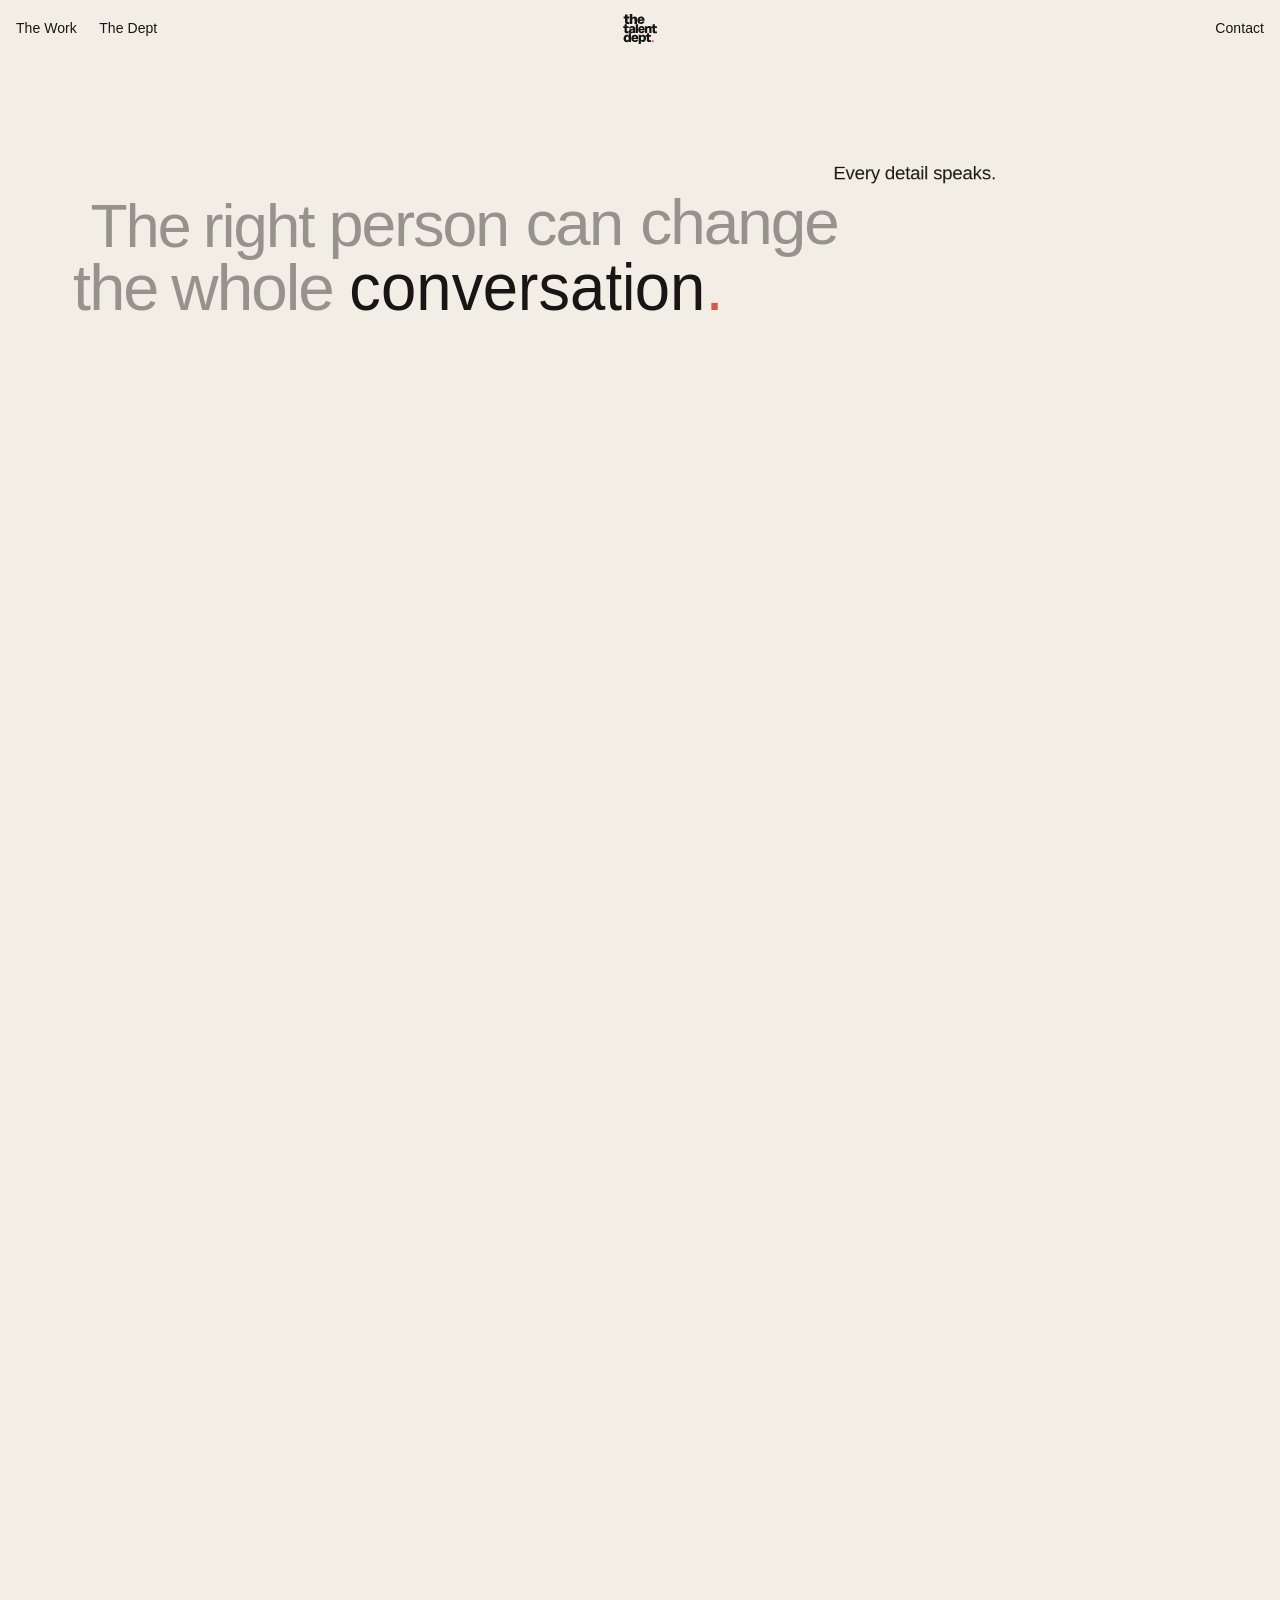
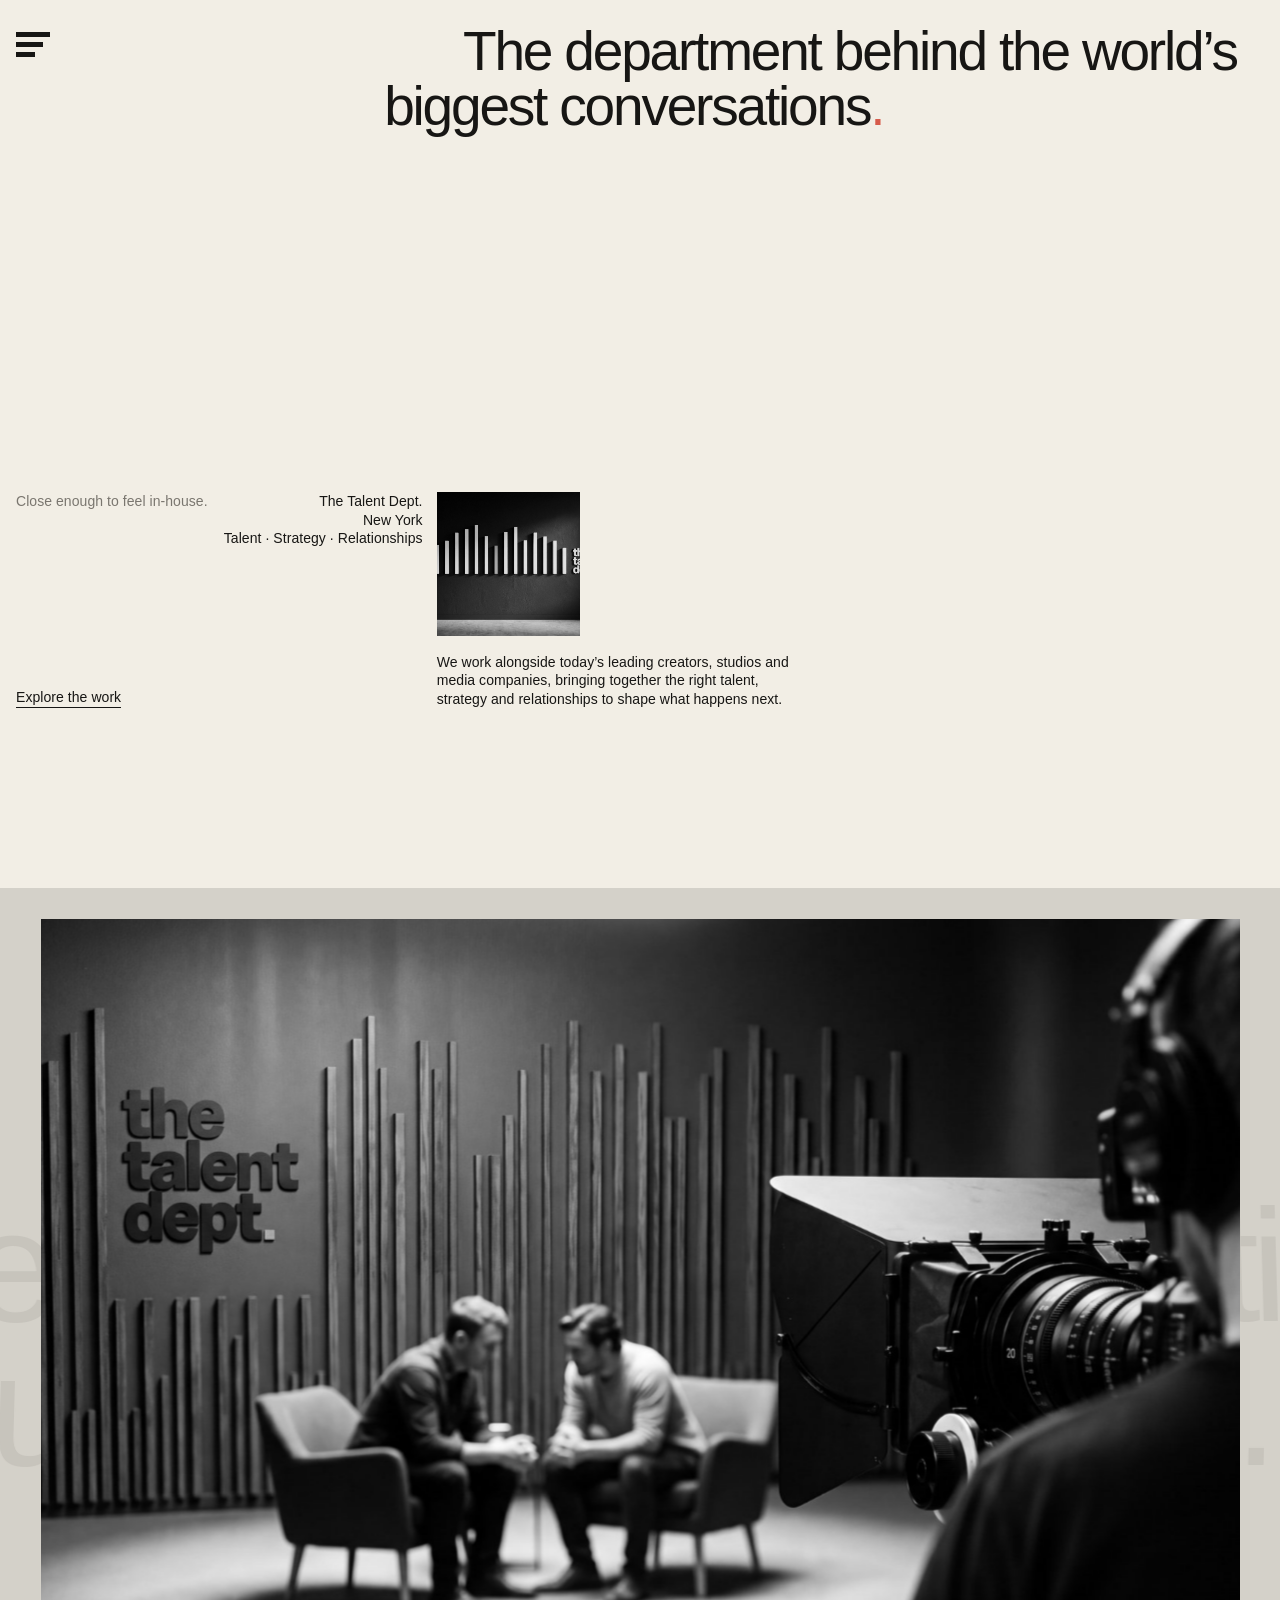
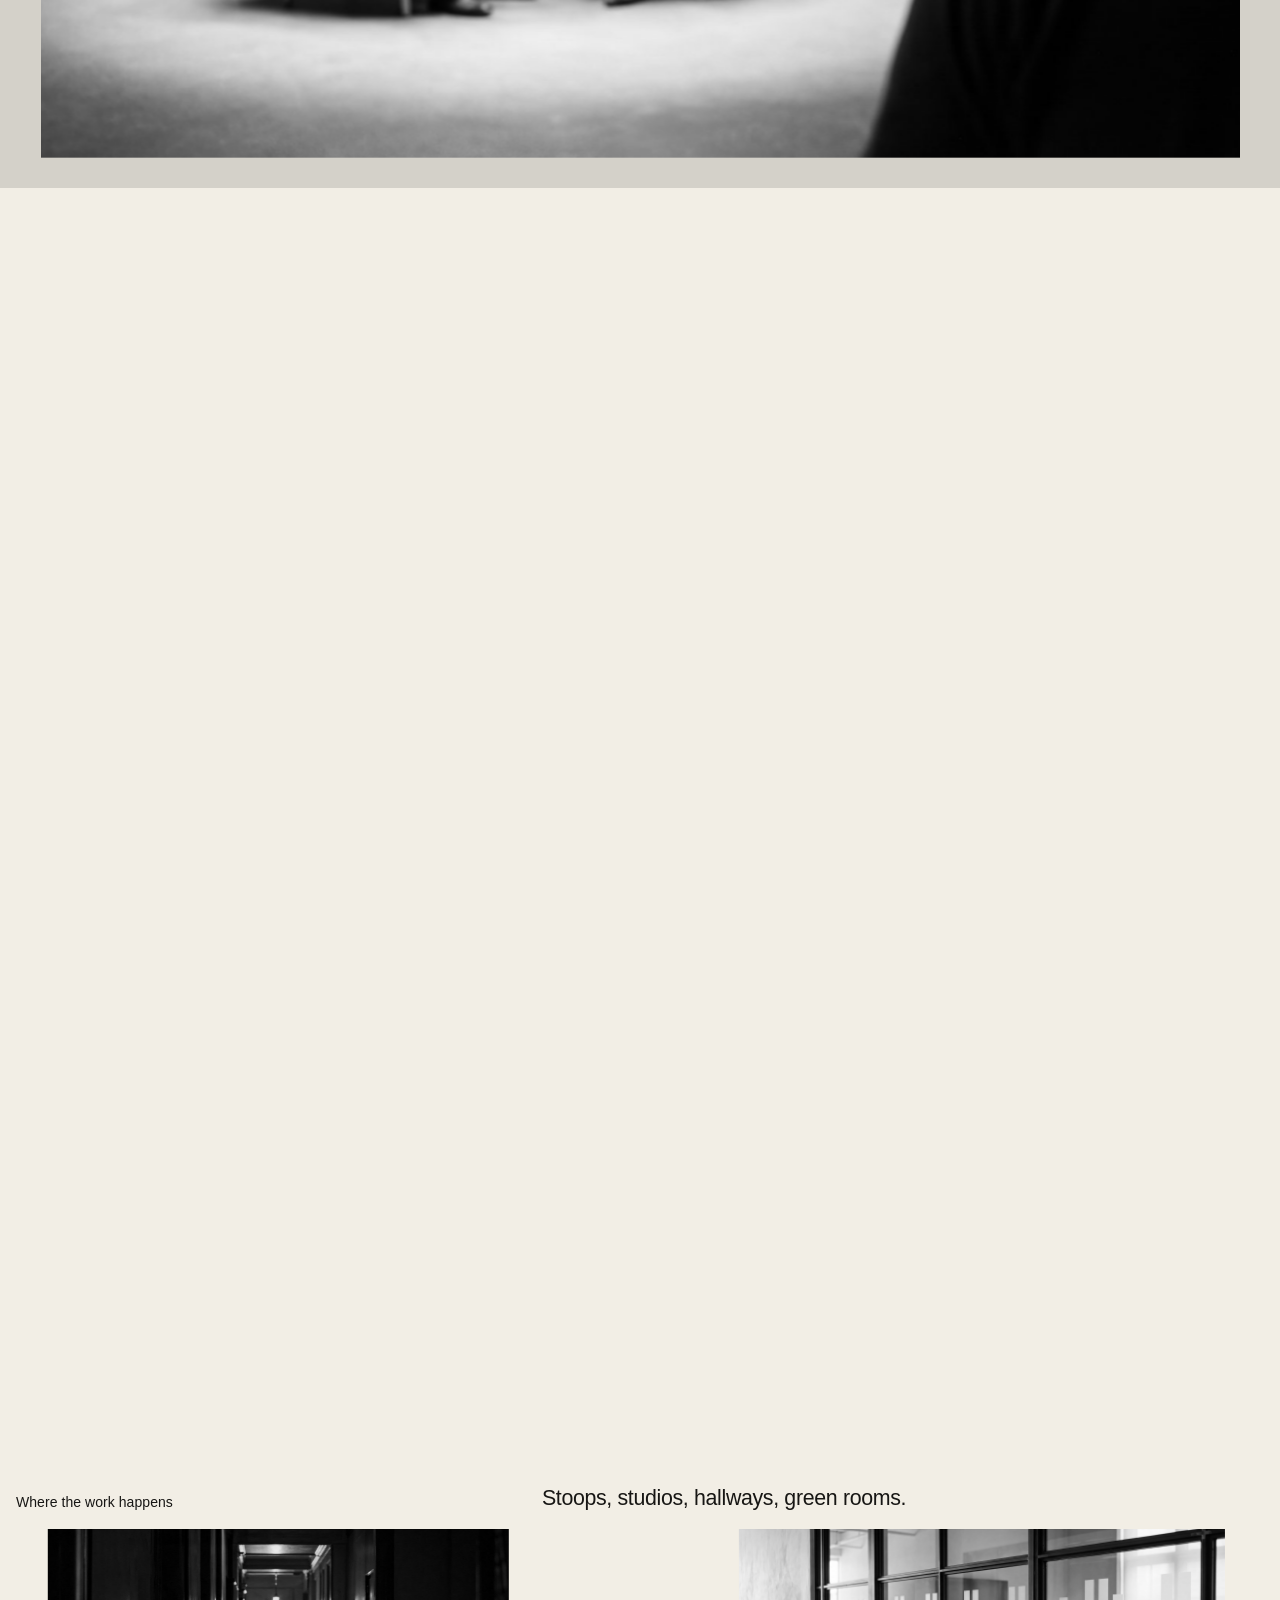
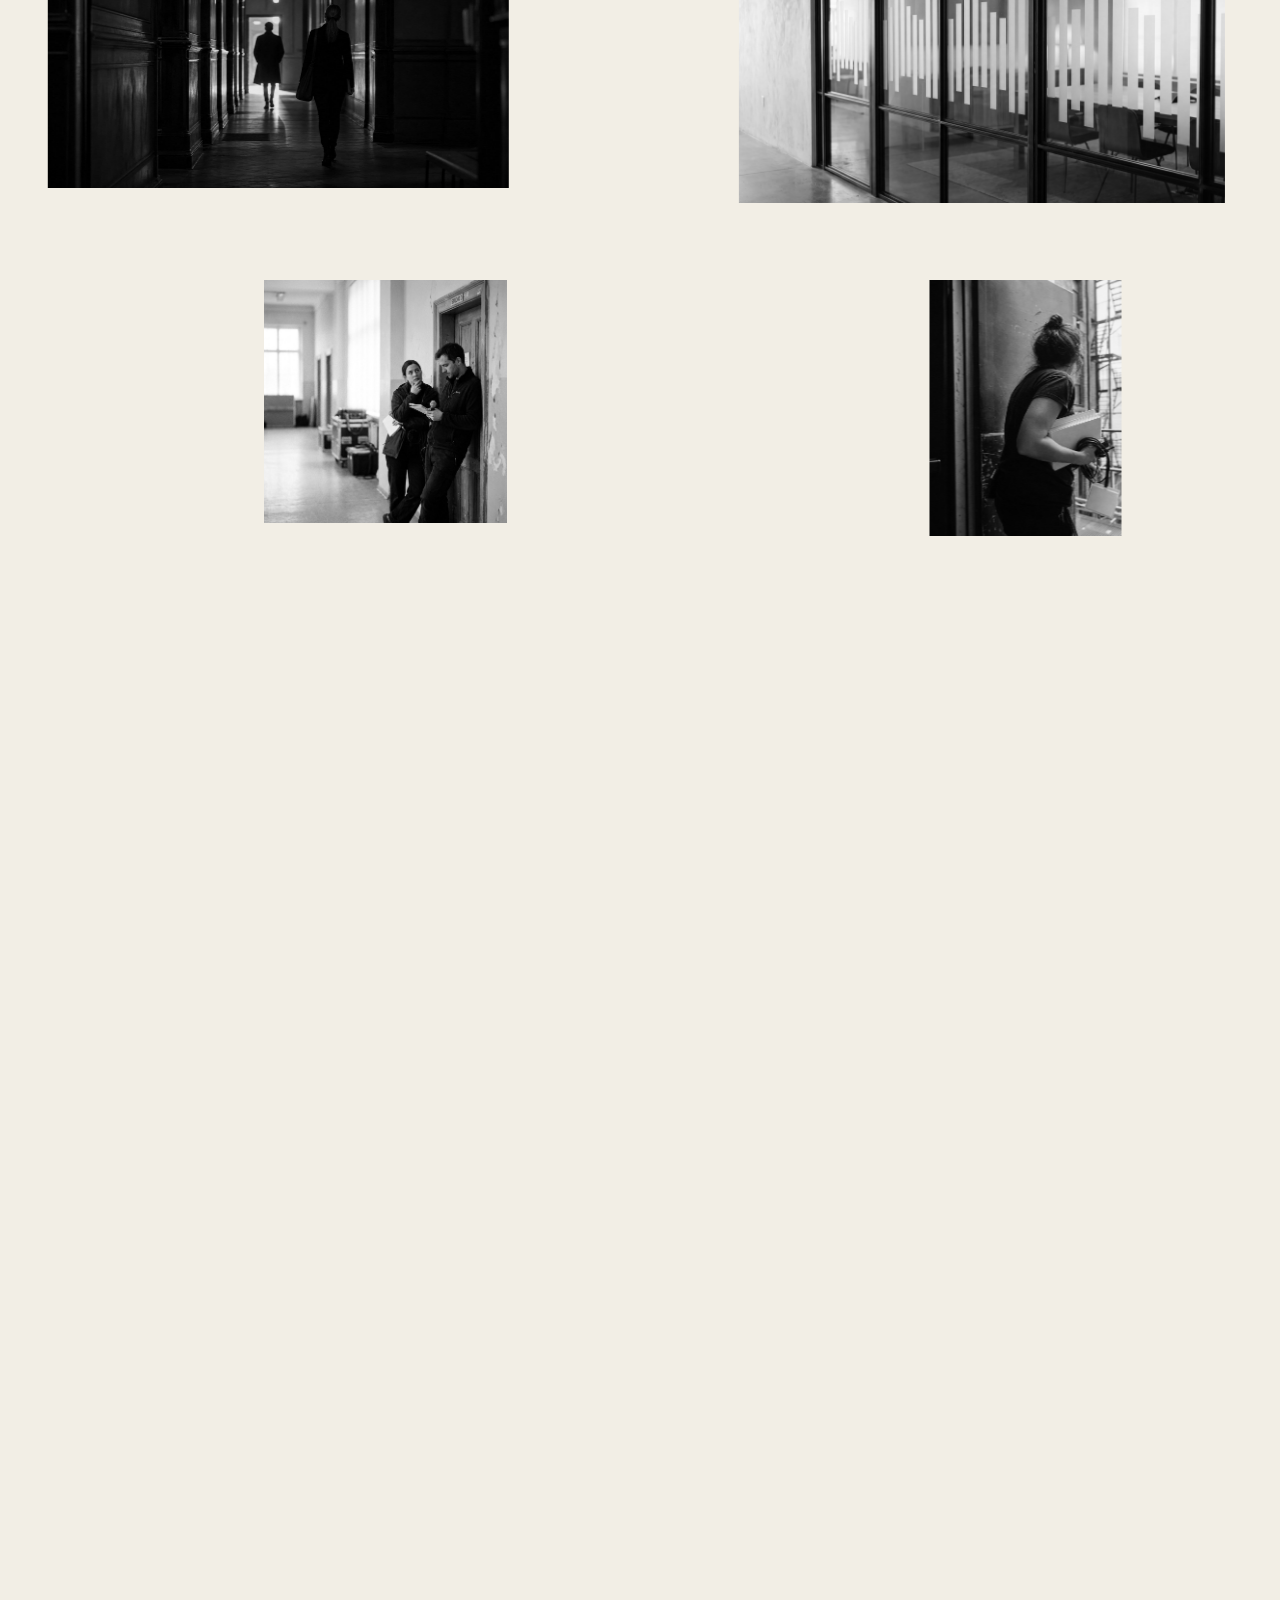
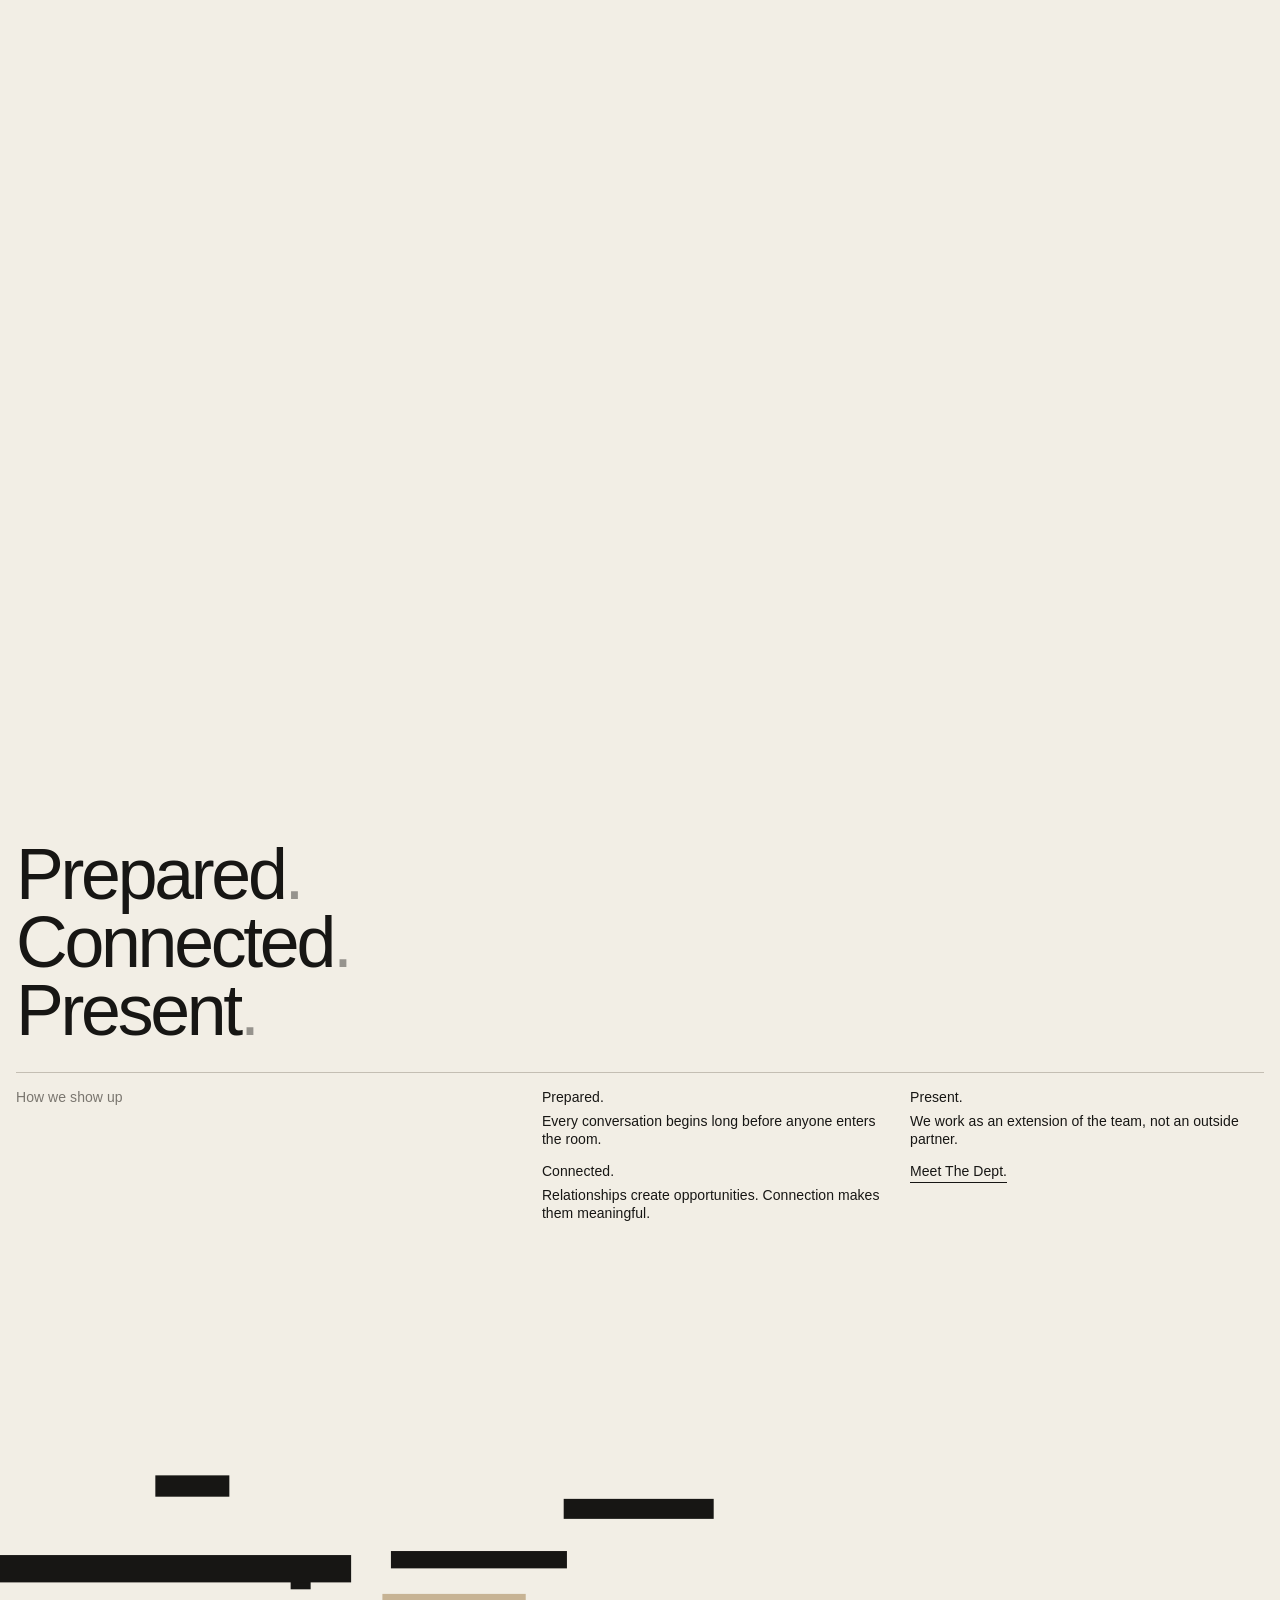
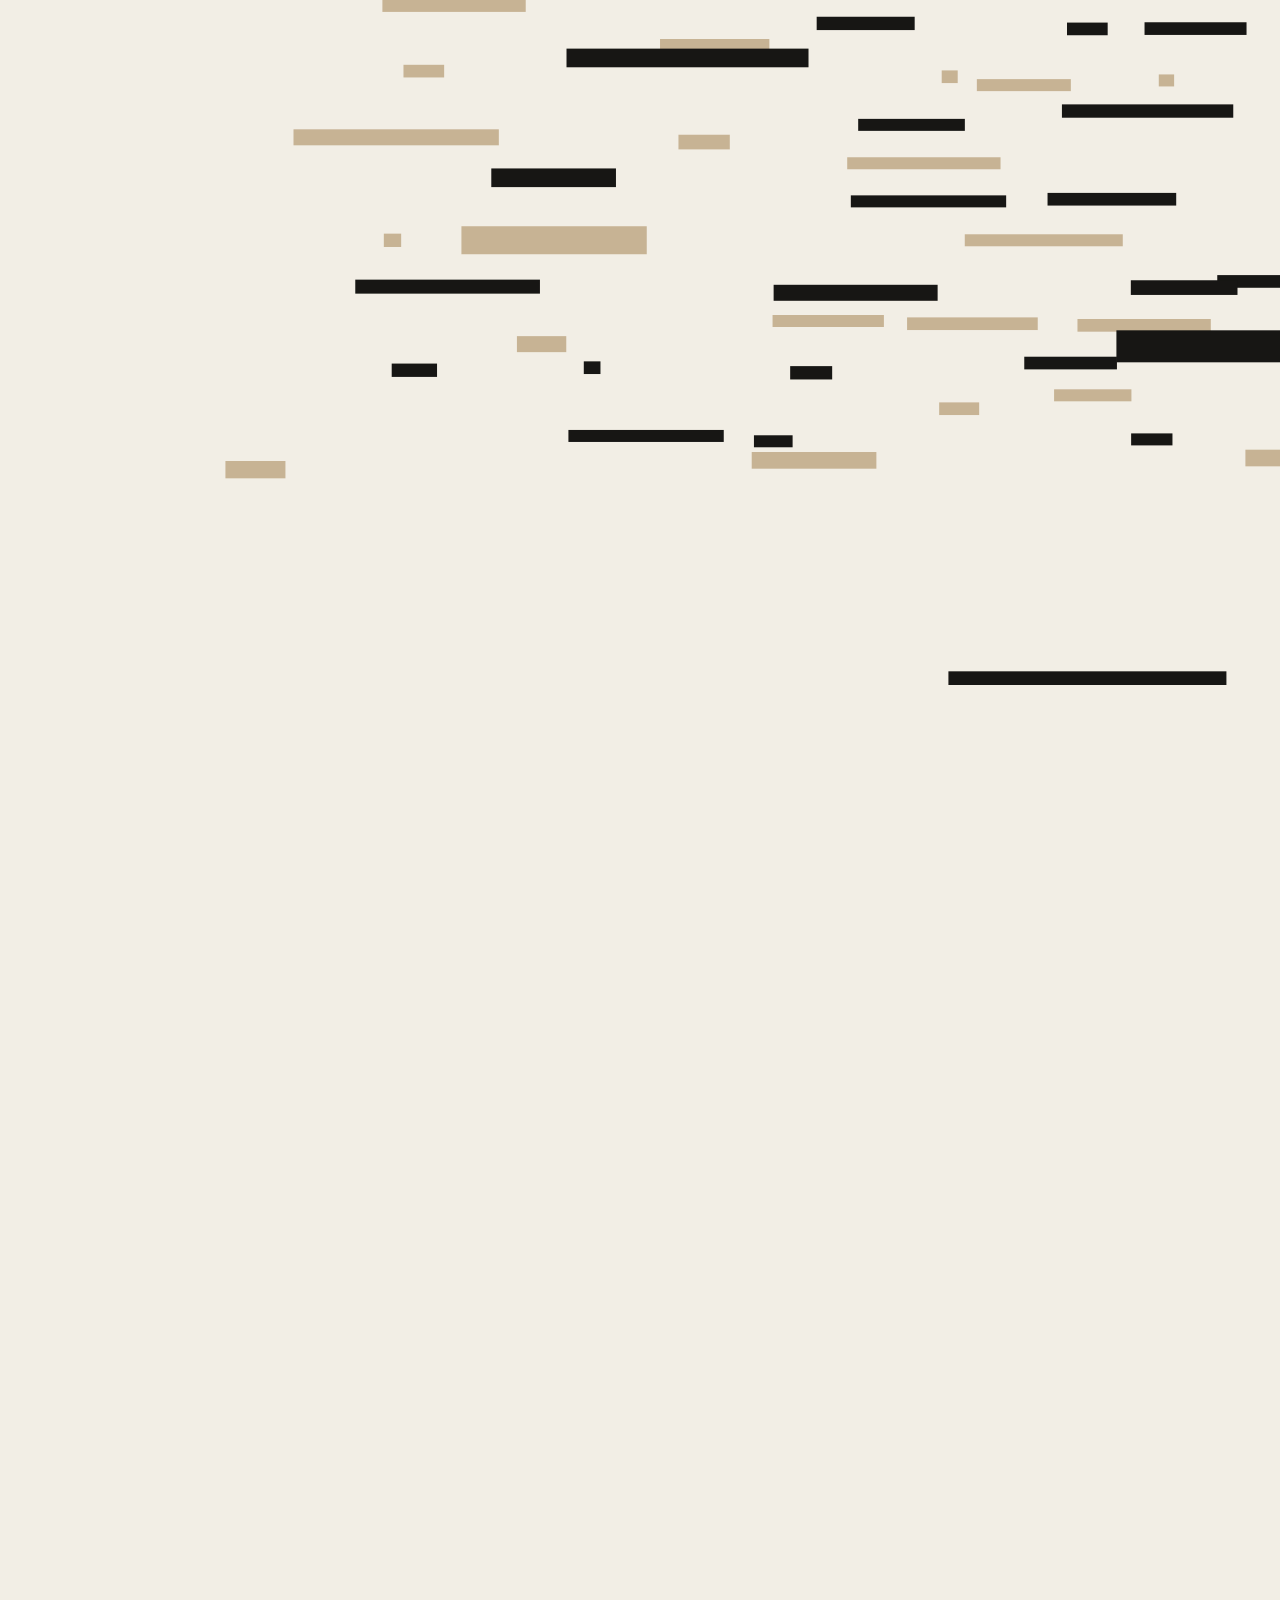
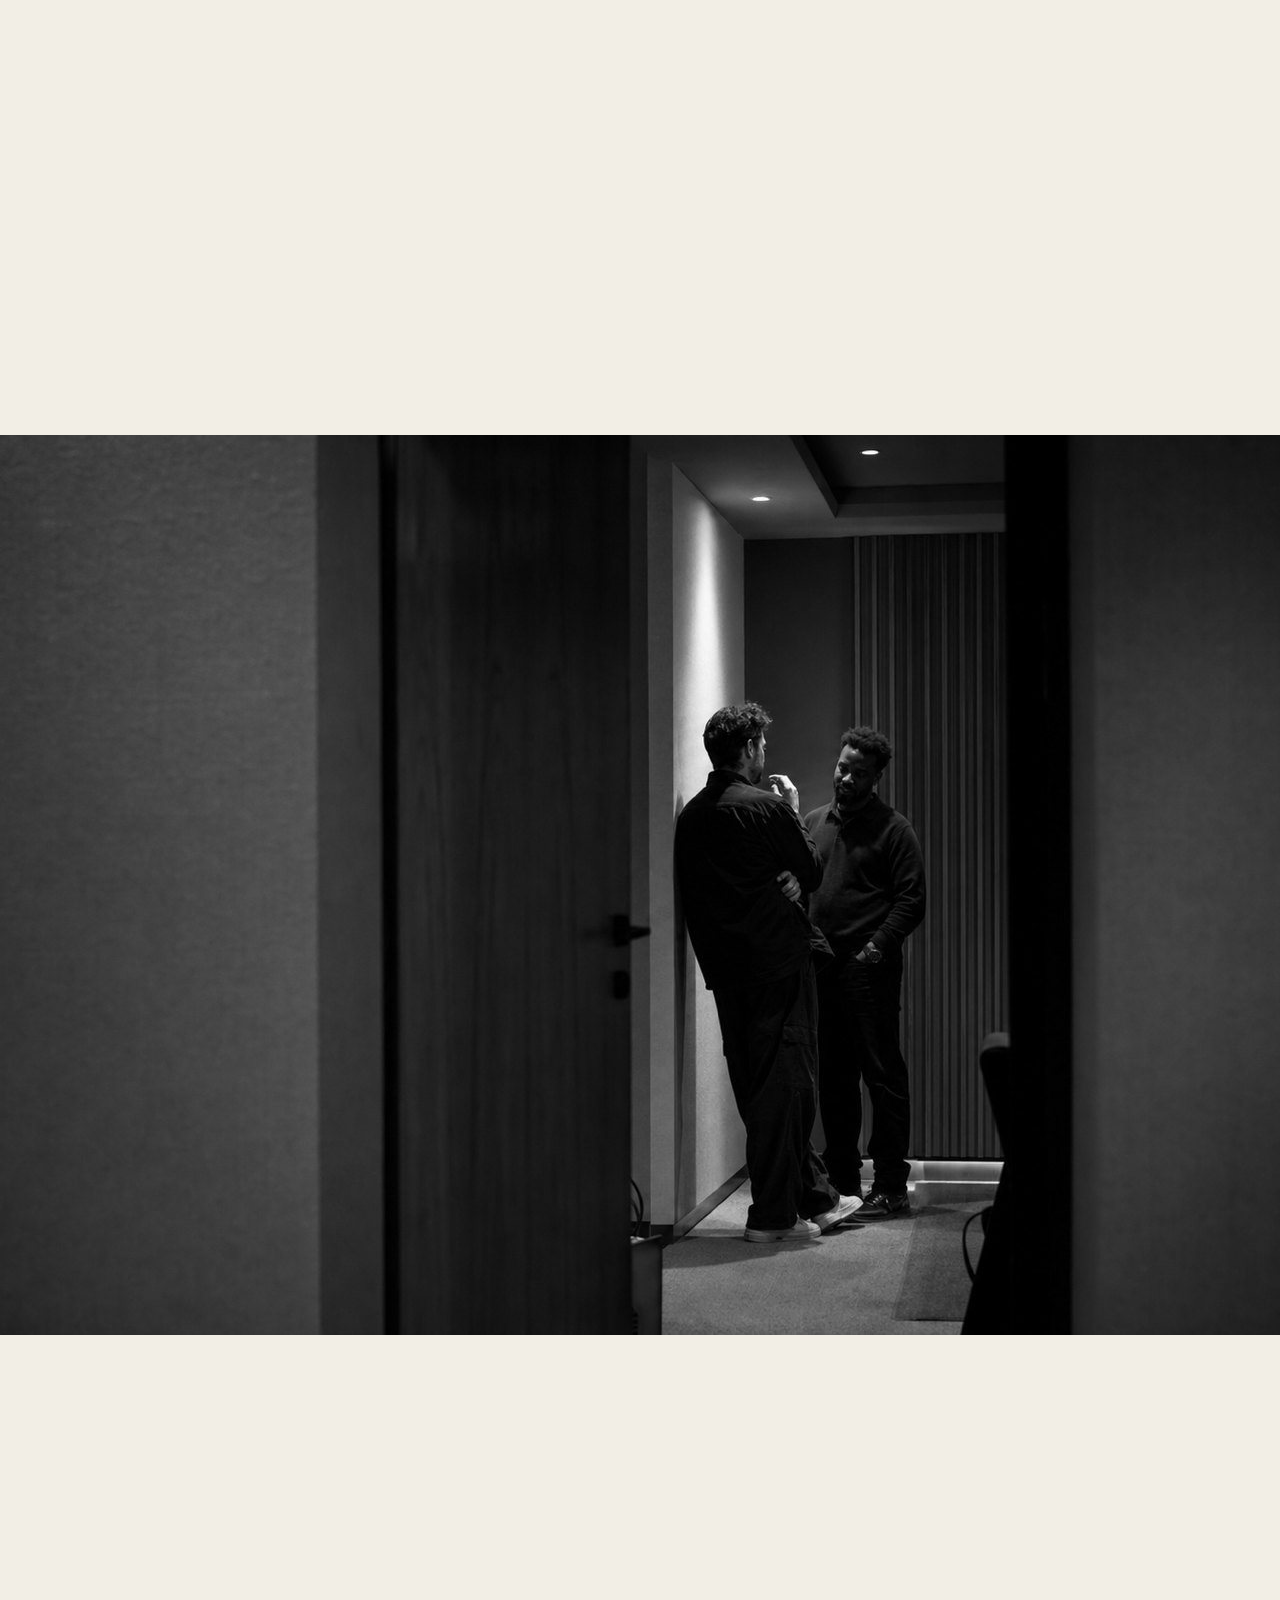
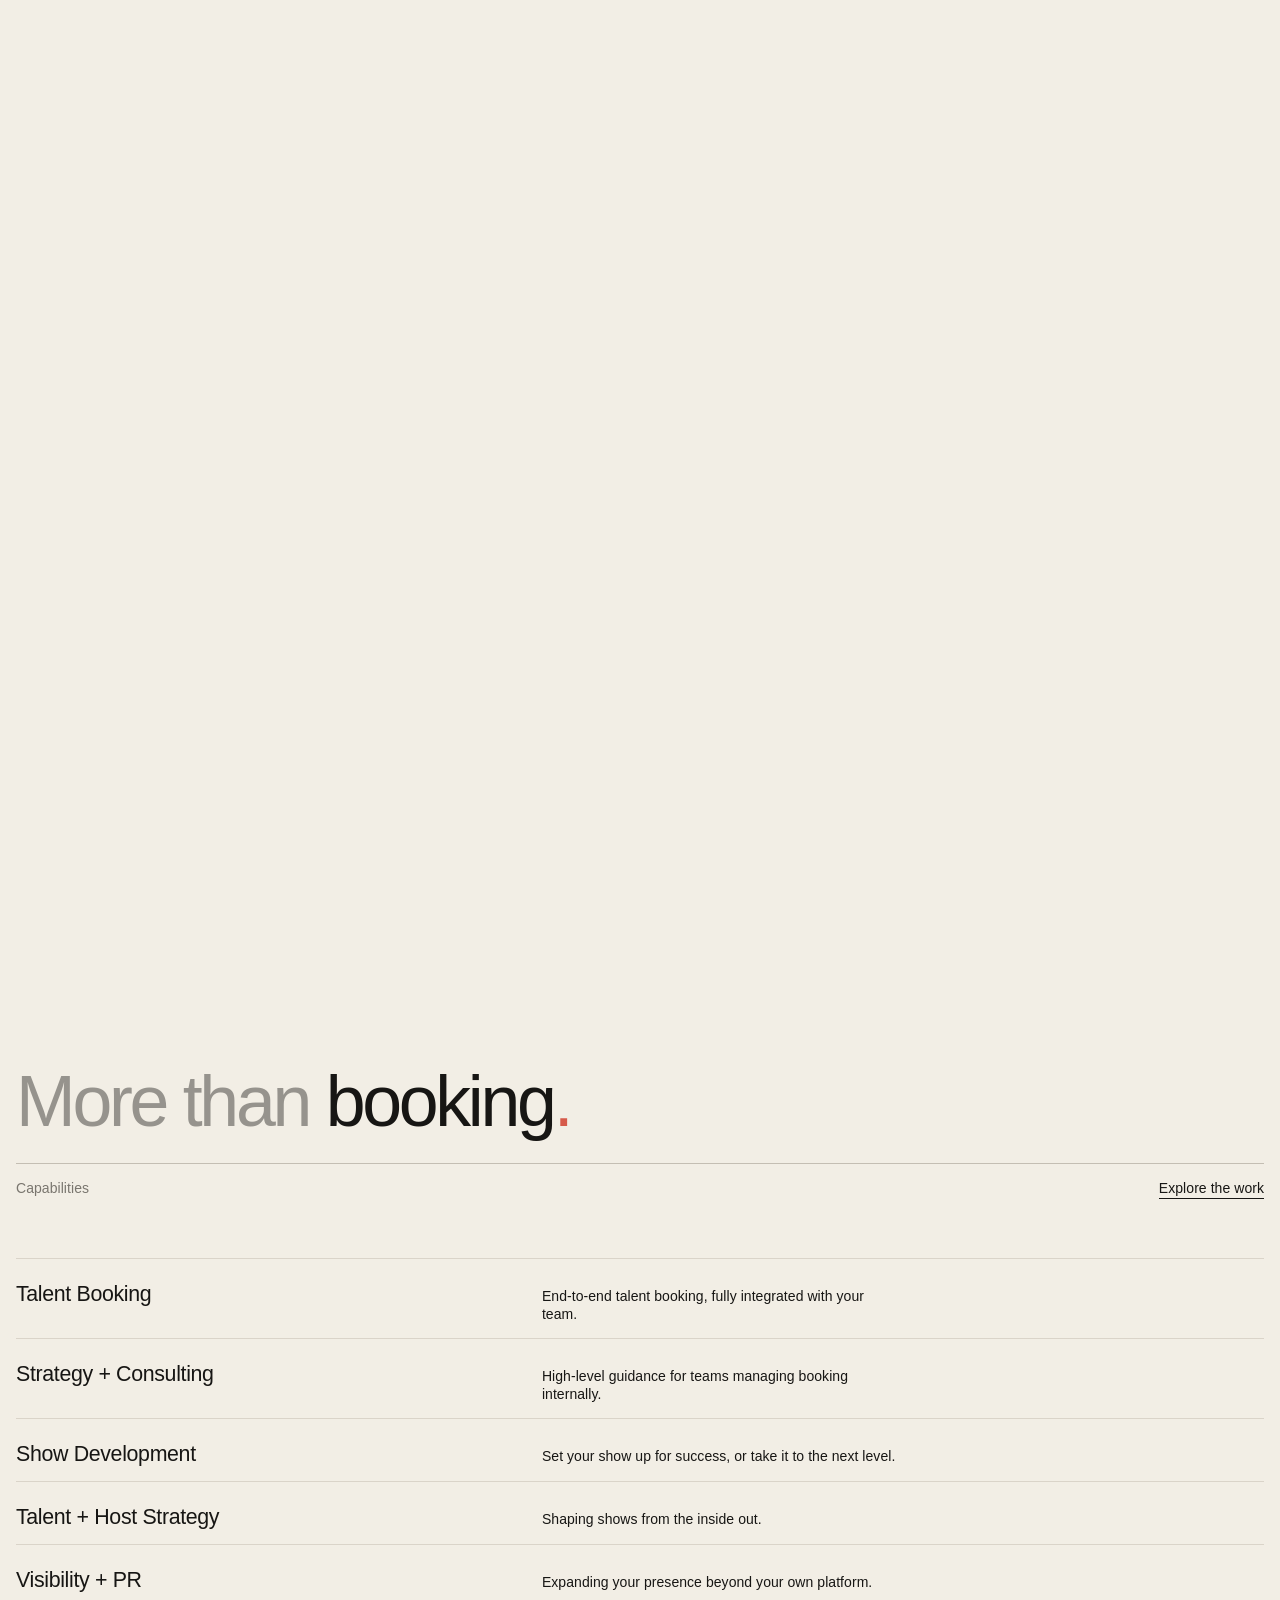
<file: index.html>
<!doctype html>
<html lang="en">
<head>
<meta charset="utf-8">
<meta name="viewport" content="width=device-width,initial-scale=1">
<meta name="robots" content="noindex">
<title>The Talent Dept.</title>
<meta name="description" content="The department behind the world’s biggest conversations.">
<link rel="icon" href="assets/ttd-logo-dark.svg">
<link rel="stylesheet" href="css/site.css">
<script>try{if(sessionStorage.getItem("ttd-veil")==="1")document.documentElement.classList.add("veiled")}catch(e){}</script>

</head>
<body class="home">

<header class="nav" id="nav">
  <nav class="l" aria-label="Main"><a class="ul" href="the-work.html">The Work</a><a class="ul" href="the-dept.html">The Dept.</a></nav>
  <a class="logo" href="index.html" aria-label="The Talent Dept., home"><img class="dk" src="assets/ttd-logo-dark.svg" alt="The Talent Dept."><img class="lt" src="assets/ttd-logo-light.svg" alt=""></a>
  <div class="r"><a class="ul" href="contact.html">Contact</a></div>
</header>

<main>

<!-- 01 · Change. The hero: Round 7 option 01, Grow. -->
<section class="pin hero" id="top" data-pin="hero" style="--len:520vh">
  <div class="pin-in"></div>
  <h1 class="sr">The right person can change the whole conversation.</h1>
</section>

<!-- The statement, after the Frank Lloyd Wright quote spread: a mark in the corner, the line set large from the
     left third with an indented first line, and below it an attribution, a small square photograph and the paragraph. -->
<section class="qt">
  <span class="doc-mark qt-mark" aria-hidden="true"><i></i><i></i><i></i></span>
  <h2 class="qt-big say">The department behind the world’s biggest <b>conversations</b><i>.</i></h2>
  <p class="qt-left grey">Close enough to feel in-house.</p>
  <p class="qt-by">The Talent Dept.<br>New York<br>Talent · Strategy · Relationships</p>
  <figure class="qt-pic"><img src="assets/web/signwall.jpg" alt="" loading="lazy" style="object-position:62% 50%"></figure>
  <p class="qt-para">We work alongside today’s leading creators, studios and media companies, bringing together the right talent, strategy and relationships to shape what happens next.</p>
  <a class="qt-go ul lab" href="the-work.html">Explore the work</a>
</section>

<!-- The photograph recedes into a card while the room goes dark. -->
<section class="pin recede" data-pin="recede" style="--len:230vh;margin-top:16vh">
  <div class="pin-in">
    <div class="mq" aria-hidden="true"><p>Talent · Strategy · Relationships · Talent · Strategy · Relationships ·</p><p>Close enough to feel in-house. Close enough to feel in-house.</p></div>
    <figure class="card"><img src="assets/web/set.jpg" alt="" style="object-position:50% 46%"></figure>
  </div>
</section>

<!-- Where the work happens: photographs travel past at their own depths. -->
<section class="pin track" data-pin="track" style="--len:280vh">
  <div class="pin-in">
    <div class="tr-head"><div class="row"><p class="zA">Where the work happens</p><p class="zBC mid">Stoops, studios, hallways, green rooms.</p></div></div>
    <div class="tr" aria-hidden="true">
      <figure data-x="50" data-d=".92" style="--y:19vh;--w:36vw;--a:16/9"><img src="assets/web/corridor.jpg" alt="" loading="lazy"></figure>
      <figure data-x="86" data-d="1.3" style="--y:58vh;--w:19vw;--a:1/1"><img src="assets/web/pair.jpg" alt="" loading="lazy" style="object-position:50% 30%"></figure>
      <figure data-x="106" data-d=".96" style="--y:19vh;--w:38vw;--a:16/9"><img src="assets/web/glass.jpg" alt="" loading="lazy"></figure>
      <figure data-x="140" data-d="1.34" style="--y:58vh;--w:15vw;--a:3/4"><img src="assets/web/woman.jpg" alt="" loading="lazy" style="object-position:50% 20%"></figure>
      <figure data-x="164" data-d="1" style="--y:19vh;--w:36vw;--a:16/9"><img src="assets/web/crew.jpg" alt="" loading="lazy"></figure>
      <figure data-x="196" data-d="1.38" style="--y:60vh;--w:25vw;--a:16/9"><img src="assets/web/slats.jpg" alt="" loading="lazy"></figure>
    </div>
  </div>
</section>

<section class="blk">
  <div class="stack">
    <h2 class="say disp" data-live><b>Prepared</b><i>.</i></h2>
    <h2 class="say disp" data-live><b>Connected</b><i>.</i></h2>
    <h2 class="say disp" data-live><b>Present</b><i>.</i></h2>
  </div>
  <div class="rule"></div>
  <div class="row">
    <p class="zA grey">How we show up</p>
    <div class="zB">
      <p class="lab">Prepared.</p><p>Every conversation begins long before anyone enters the room.</p>
      <p class="lab">Connected.</p><p>Relationships create opportunities. Connection makes them meaningful.</p>
    </div>
    <div class="zC">
      <p class="lab">Present.</p><p>We work as an extension of the team, not an outside partner.</p>
      <p><a class="go" href="the-dept.html">Meet The Dept.</a></p>
    </div>
  </div>
</section>

<!-- 02 · Connection. Scattered to aligned. -->
<section class="pin sight" data-pin="sight" style="--len:250vh;margin-top:18vh">
  <div class="pin-in">
    <p class="lab-s" aria-label="Relationships create the conversation."><span class="mask"><span>Relationships</span></span><span class="mask"><span>create the</span></span><span class="mask"><span>conversation<i class="stop">.</i></span></span></p>
  </div>
</section>

<!-- The Work / The Dept.: two photographs slide in, then The Work's opens to the full screen. -->
<section class="pin split" data-pin="split" style="--len:230vh">
  <div class="pin-in">
    <figure class="im il"><img src="assets/web/hall.jpg" alt=""></figure>
    <figure class="im ir"><img src="assets/web/team-auburn.jpg" alt=""></figure>
    <div class="words">
      <a class="w" href="the-work.html"><span class="disp rv-me">The Work</span><span class="grey">From the first idea to the right voice in the room.</span></a>
      <a class="w" href="the-dept.html"><span class="disp rv-me">The Dept.</span><span class="grey">The people in the room.</span></a>
    </div>
  </div>
</section>

<section class="blk">
  <h2 class="say disp">More than <b>booking</b><i>.</i></h2>
  <div class="rule"></div>
  <div class="row">
    <p class="zA grey">Capabilities</p>
    <div class="zC end"><a class="go" href="the-work.html">Explore the work</a></div>
  </div>
  <ul class="idx">
    <li><div class="row"><p class="zA mid">Talent Booking</p><p class="zB">End-to-end talent booking, fully integrated with your team.</p></div></li>
    <li><div class="row"><p class="zA mid">Strategy + Consulting</p><p class="zB">High-level guidance for teams managing booking internally.</p></div></li>
    <li><div class="row"><p class="zA mid">Show Development</p><p class="zB">Set your show up for success, or take it to the next level.</p></div></li>
    <li><div class="row"><p class="zA mid">Talent + Host Strategy</p><p class="zB">Shaping shows from the inside out.</p></div></li>
    <li><div class="row"><p class="zA mid">Visibility + PR</p><p class="zB">Expanding your presence beyond your own platform.</p></div></li>
    <li><div class="row"><p class="zA mid">Special Projects</p><p class="zB">High-impact, short-term engagements.</p></div></li>
    <li><div class="row"><p class="zA mid">Global Expansion</p><p class="zB">Helping creators grow beyond their home market.</p></div></li>
  </ul>
</section>

<!-- 03 · Possibility. The microphone, the headphones and the call sheet become a street. -->
<section class="icons" data-icons="mic,phones,sheet" data-x=".3,.55,.77" data-ground=".66" data-scale=".5" style="--h:104vh;margin-top:12vh">
</section>

<!-- The names: every booking is a bar of the waveform. -->
<section class="pin waveN" data-pin="names" style="--len:290vh">
  <div class="pin-in">
    <div class="top"><h2 class="say disp">Behind the <b>conversation</b><i>.</i></h2><a class="go" href="the-work.html#work">See the work</a></div>
    <div class="wv" aria-hidden="true"></div>
    <div class="readout"><p class="now"></p></div>
  </div>
</section>

<!-- The people: a deck of portraits that fans open. -->
<section class="blk fan" style="padding-bottom:16vh">
  <h2 class="say disp">The people in the <b>room</b><i>.</i></h2>
  <div class="rule"></div>
  <div class="row"><p class="zA grey">The Dept.</p><div class="zC end"><a class="go" href="the-dept.html">Meet The Dept.</a></div></div>
  <div class="deck"><a class="card" href="the-dept.html#rima"><span class="ph"><img src="assets/web/team-auburn.jpg" alt="Rima Dairi Morris" loading="lazy"></span><span class="n">Rima Dairi Morris</span></a><a class="card" href="the-dept.html#roland"><span class="ph"><img src="assets/web/team-man.jpg" alt="Roland Campos" loading="lazy"></span><span class="n">Roland Campos</span></a><a class="card" href="the-dept.html#lisa"><span class="ph"><img src="assets/web/team-sage.jpg" alt="Lisa Phillips" loading="lazy"></span><span class="n">Lisa Phillips</span></a><a class="card" href="the-dept.html#alexa"><span class="ph"><img src="assets/web/team-blonde.jpg" alt="Alexa Fix" loading="lazy"></span><span class="n">Alexa Fix</span></a><a class="card" href="the-dept.html#nikol"><span class="ph"><img src="assets/web/team-blouse.jpg" alt="Nikol Meza" loading="lazy"></span><span class="n">Nikol Meza</span></a><a class="card" href="the-dept.html#eme"><span class="ph"><img src="assets/web/team-pixie.jpg" alt="Eme Buckley" loading="lazy"></span><span class="n">Eme Buckley</span></a></div>
</section>

</main>

<footer class="foot night" id="contact" data-dark>
  <h2 class="say disp">Bring us into the <b>room</b><i>.</i></h2>
  <div class="field"><canvas aria-hidden="true"></canvas></div>
  <div class="rule"></div>
  <div class="row">
    <div class="zA"><p class="grey">Let’s talk.</p><a class="mail ul" href="mailto:hello@thetalentdept.com">hello@thetalentdept.com</a></div>
    <div class="zB links"><a class="ul" href="the-work.html">The Work</a><a class="ul" href="the-dept.html">The Dept.</a><a class="ul" href="contact.html">Contact</a></div>
    <p class="zC">New York</p>
  </div>
  <div class="row base">
    <div class="zA"><img src="assets/ttd-logo-light.svg" alt="The Talent Dept."></div>
    <p class="zB grey">© 2026 The Talent Dept. All rights reserved.</p>
    <a class="zC end ul" href="#top">Back to top</a>
  </div>
</footer>

<script src="js/stage.js"></script>
<script src="js/poses.js"></script>
<script src="js/site.js"></script>
<script src="js/craft.js"></script>
</body>
</html>
</file>
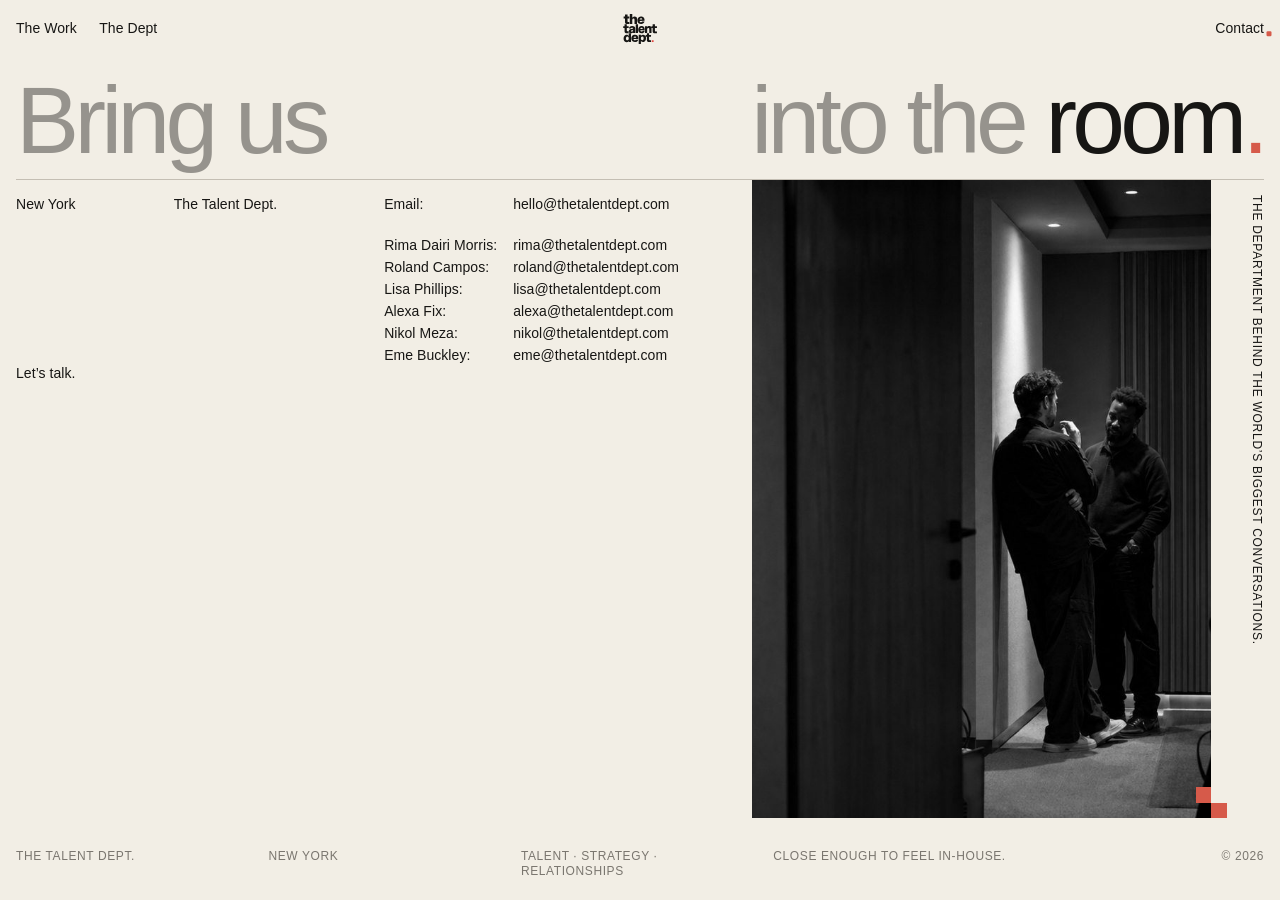
<file: contact.html>
<!doctype html>
<html lang="en">
<head>
<meta charset="utf-8">
<meta name="viewport" content="width=device-width,initial-scale=1">
<meta name="robots" content="noindex">
<title>Contact · The Talent Dept.</title>
<link rel="icon" href="assets/ttd-logo-dark.svg">
<link rel="stylesheet" href="css/site.css">
<script>try{if(sessionStorage.getItem("ttd-veil")==="1")document.documentElement.classList.add("veiled")}catch(e){}</script>

</head>
<body class="contact">

<header class="nav" id="nav">
  <nav class="l" aria-label="Main"><a class="ul" href="the-work.html">The Work</a><a class="ul" href="the-dept.html">The Dept.</a></nav>
  <a class="logo" href="index.html" aria-label="The Talent Dept., home"><img class="dk" src="assets/ttd-logo-dark.svg" alt="The Talent Dept."><img class="lt" src="assets/ttd-logo-light.svg" alt=""></a>
  <div class="r"><a class="ul on" href="contact.html" aria-current="page">Contact</a></div>
</header>

<main id="top" class="lm">
  <h1 class="lm-words say"><span class="w1">Bring us</span> <span class="w2">into the <b>room</b><i>.</i></span></h1>
  <div class="rule"></div>
  <div class="lm-body">
    <div class="lm-left">
      <p class="lm-a">New York</p>
      <p class="lm-b">The Talent Dept.</p>
      <dl class="lm-kv">
        <div><dt>Email:</dt><dd><a class="ul mail-main" href="mailto:hello@thetalentdept.com">hello@thetalentdept.com</a></dd></div>
        <div class="gap"></div>
        <div><dt>Rima Dairi Morris:</dt><dd><a class="ul" href="mailto:rima@thetalentdept.com">rima@thetalentdept.com</a></dd></div><div><dt>Roland Campos:</dt><dd><a class="ul" href="mailto:roland@thetalentdept.com">roland@thetalentdept.com</a></dd></div><div><dt>Lisa Phillips:</dt><dd><a class="ul" href="mailto:lisa@thetalentdept.com">lisa@thetalentdept.com</a></dd></div><div><dt>Alexa Fix:</dt><dd><a class="ul" href="mailto:alexa@thetalentdept.com">alexa@thetalentdept.com</a></dd></div><div><dt>Nikol Meza:</dt><dd><a class="ul" href="mailto:nikol@thetalentdept.com">nikol@thetalentdept.com</a></dd></div><div><dt>Eme Buckley:</dt><dd><a class="ul" href="mailto:eme@thetalentdept.com">eme@thetalentdept.com</a></dd></div>
      </dl>
      <p class="lm-talk lab">Let’s talk.</p>
    </div>
    <figure class="lm-pic"><img src="assets/web/hall.jpg" alt="" style="object-position:52% 50%"><span class="steps" aria-hidden="true"><i></i><i></i></span></figure>
    <p class="lm-vert" aria-hidden="true">The department behind the world’s biggest conversations.</p>
  </div>
  <div class="lm-strip">
    <span>The Talent Dept.</span><span>New York</span><span>Talent · Strategy · Relationships</span><span>Close enough to feel in-house.</span><span>© 2026</span>
  </div>
</main>

<script src="js/stage.js"></script>
<script src="js/poses.js"></script>
<script src="js/site.js"></script>
<script src="js/craft.js"></script>
</body>
</html>
</file>
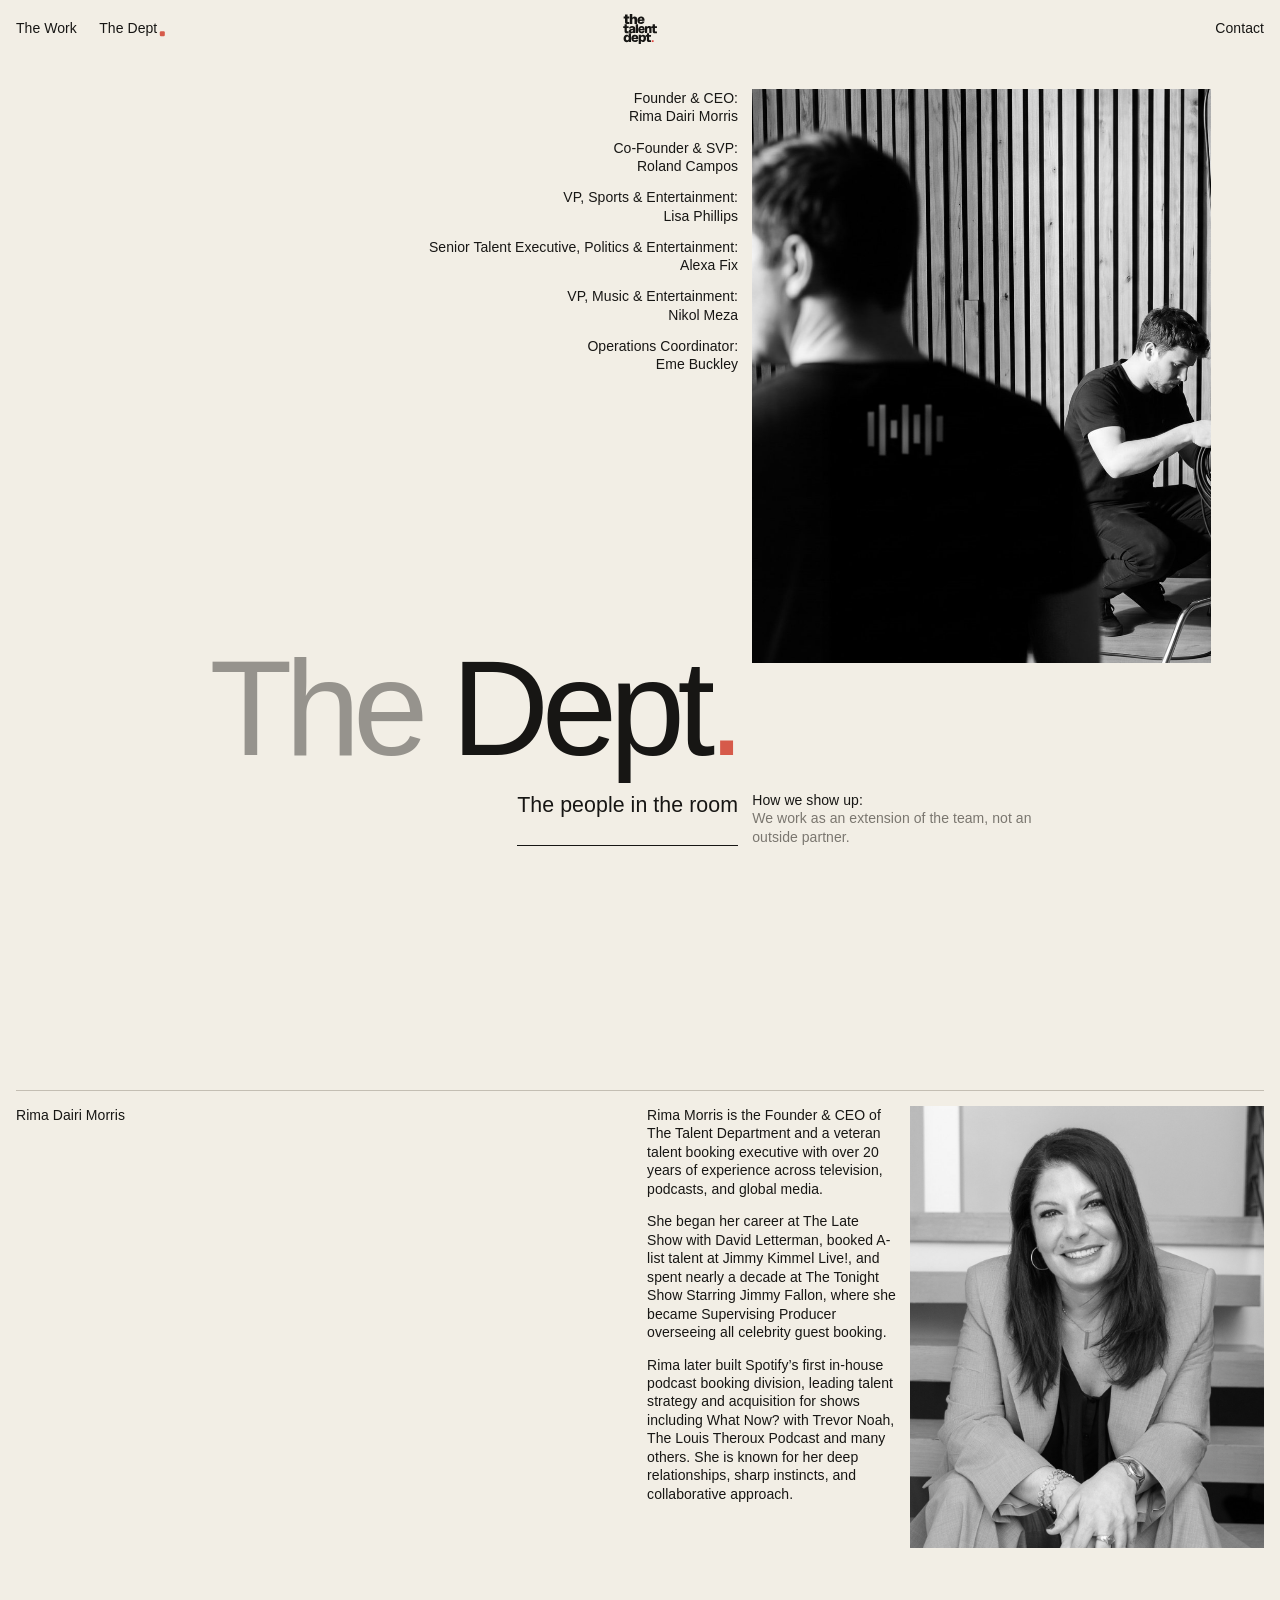
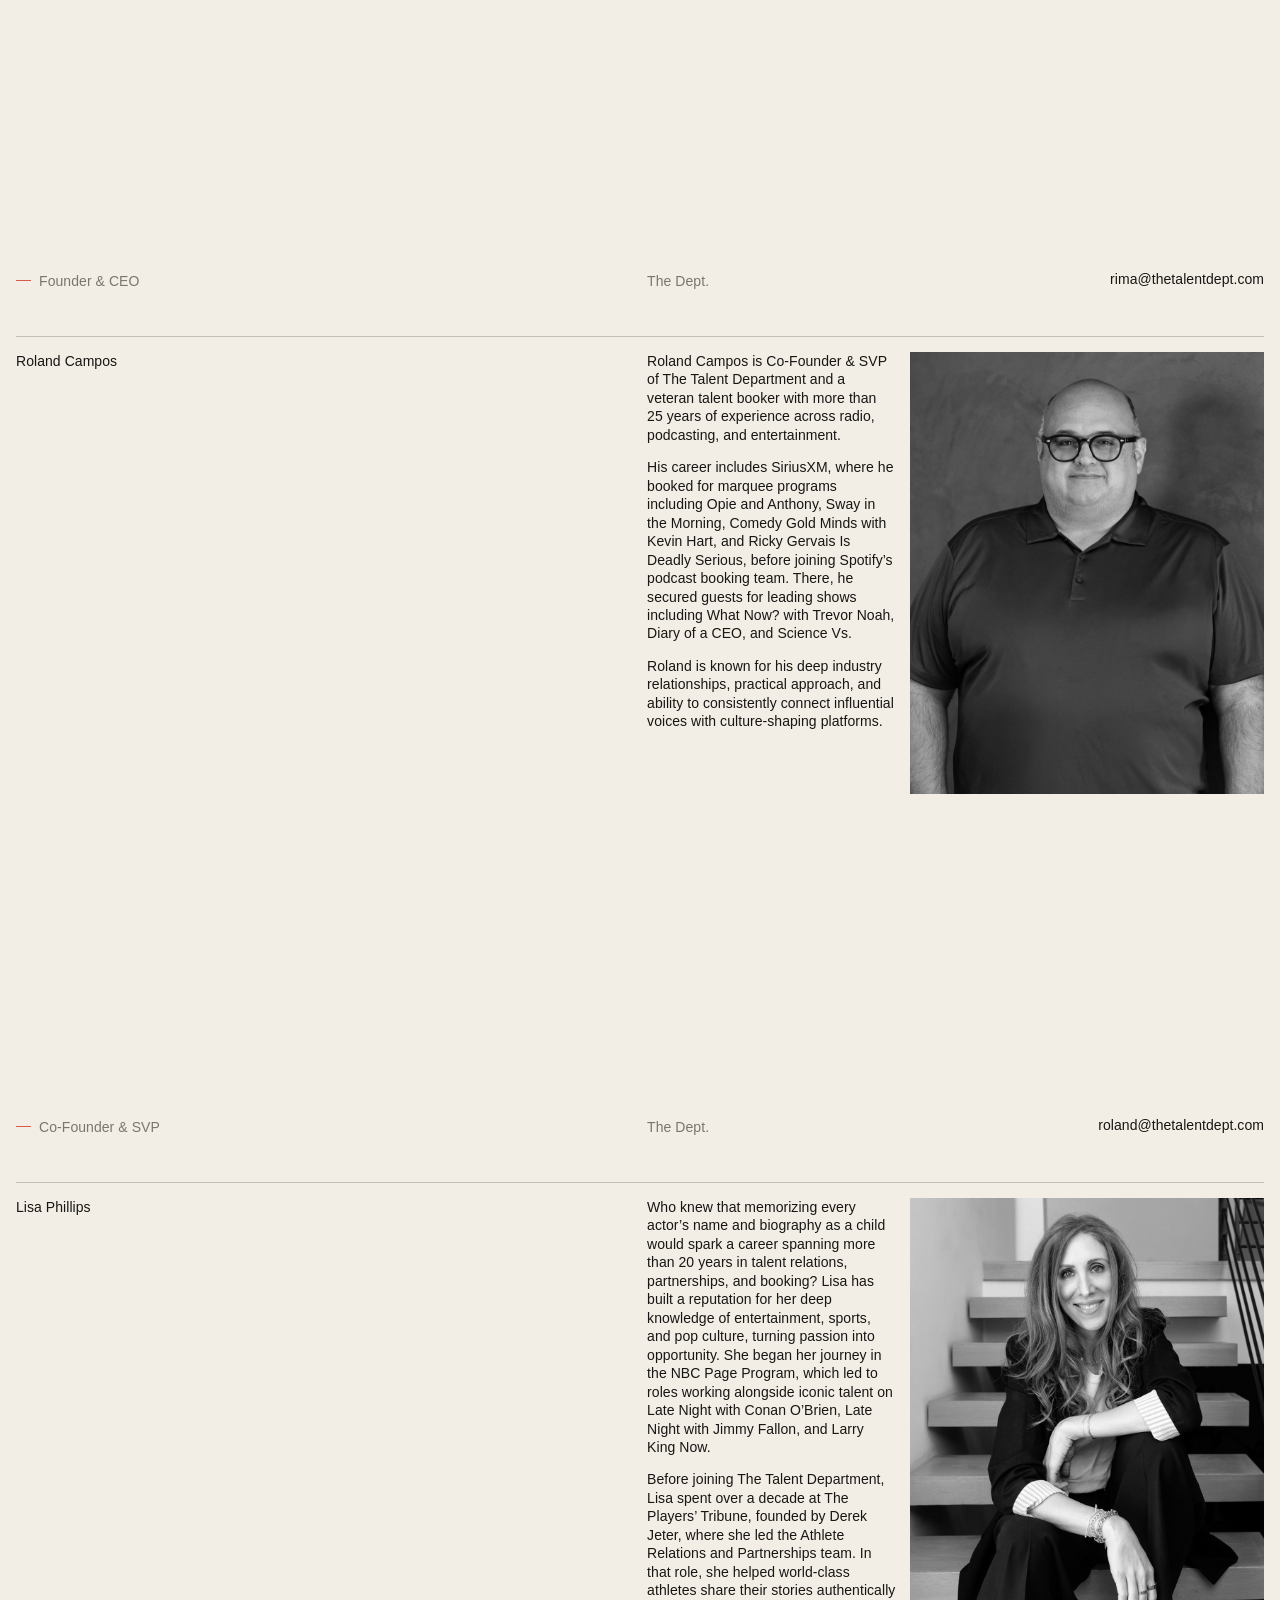
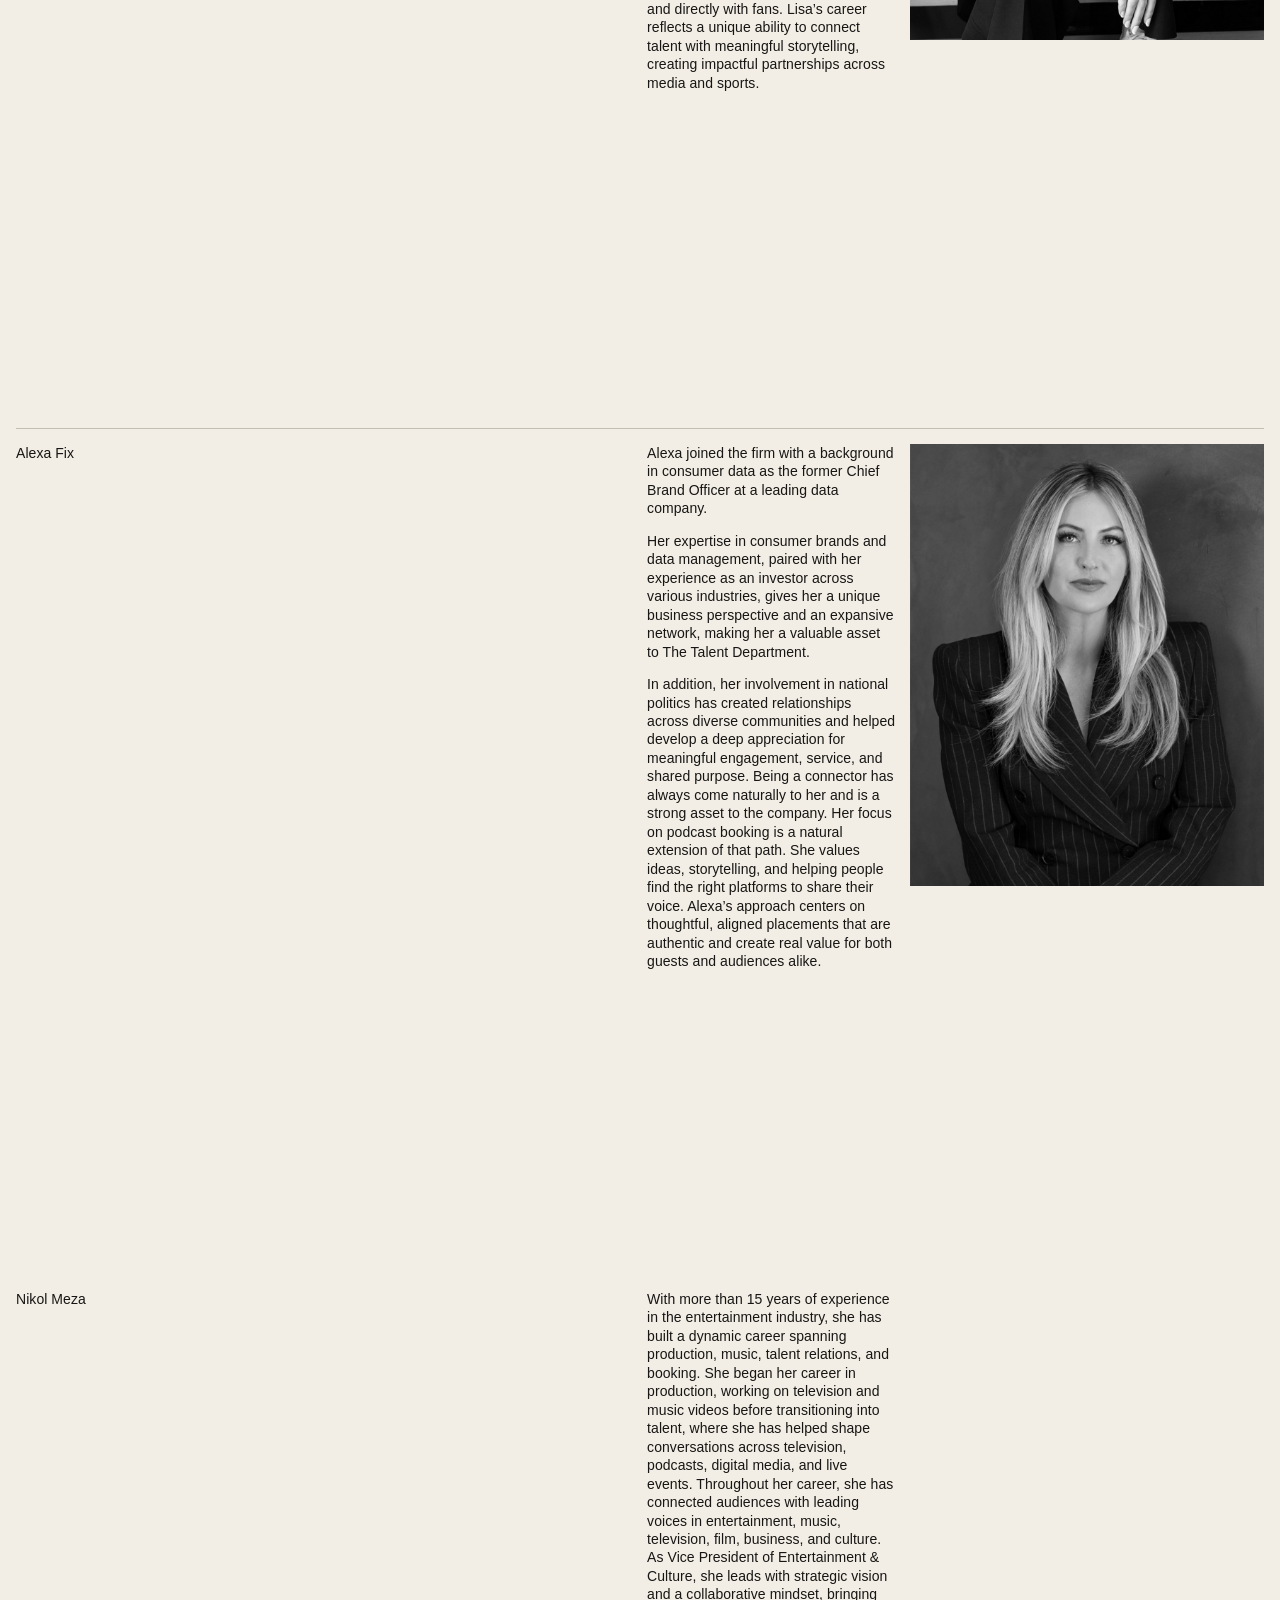
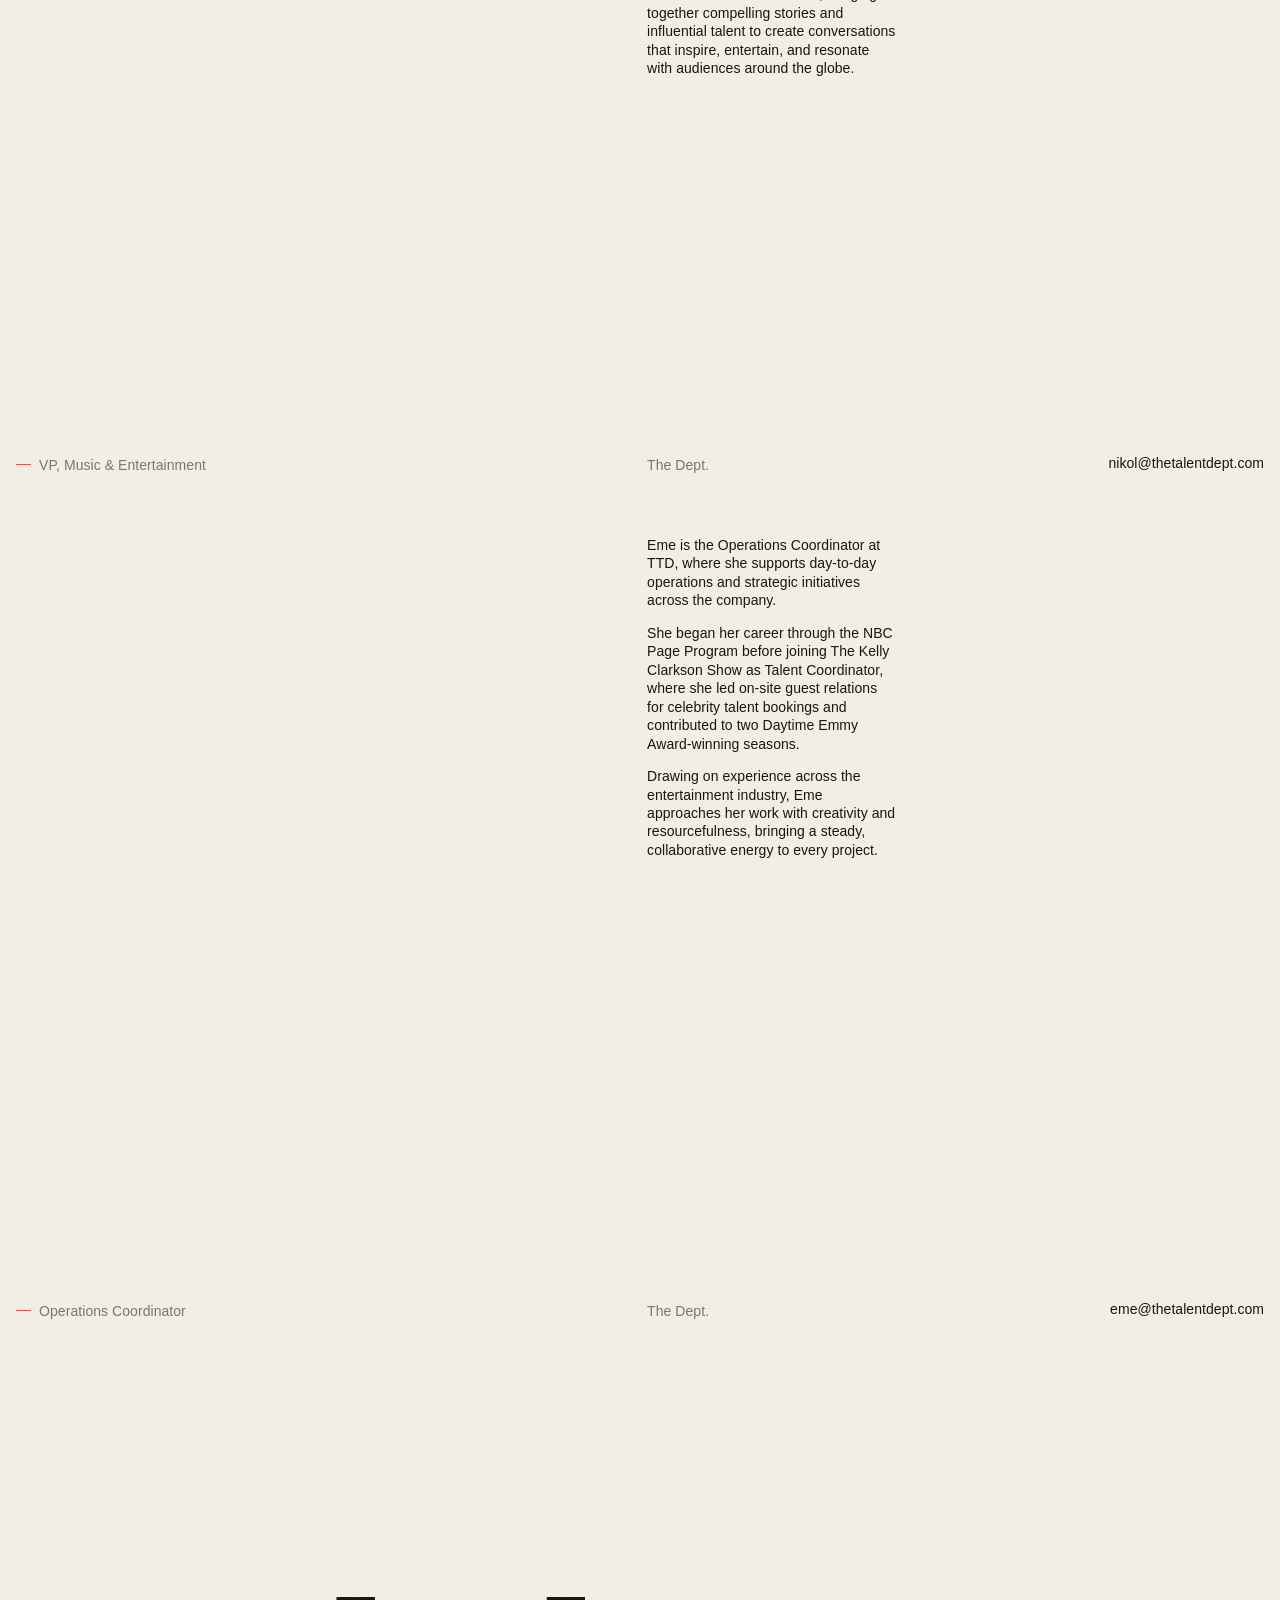
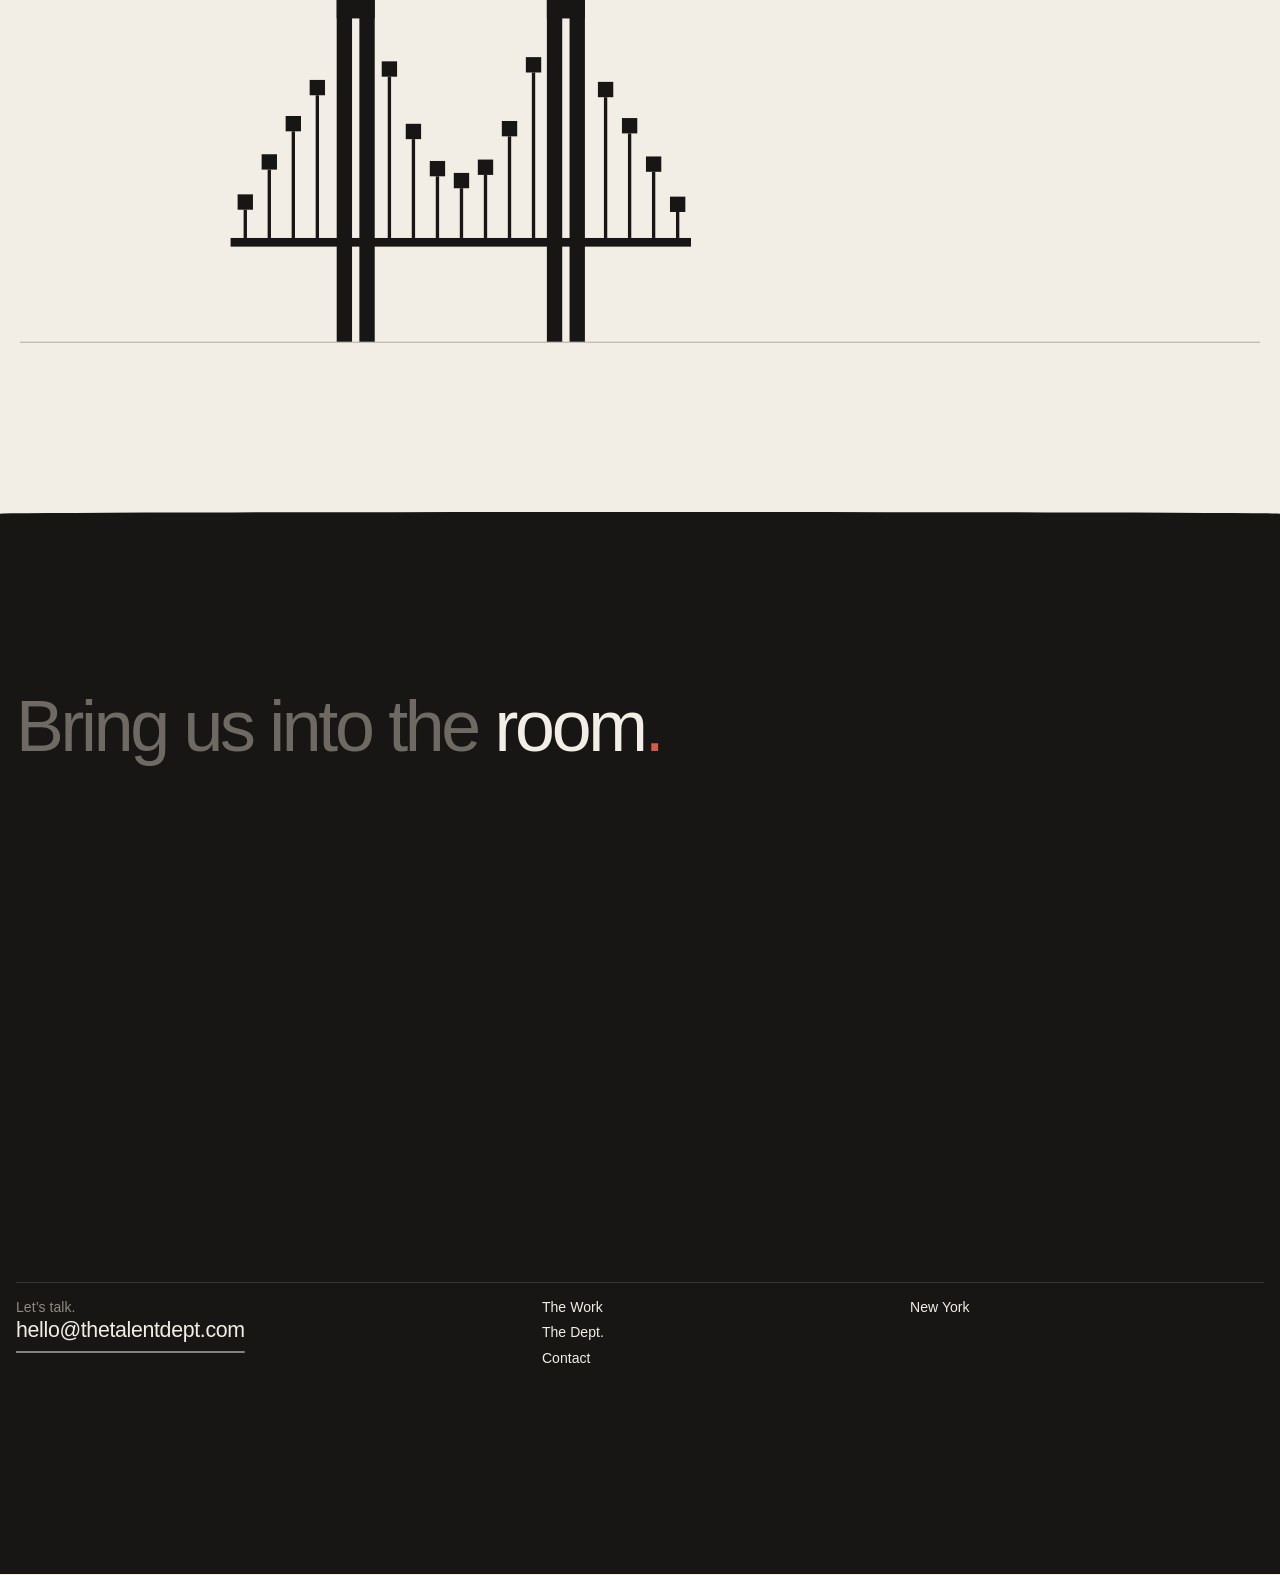
<file: the-dept.html>
<!doctype html>
<html lang="en">
<head>
<meta charset="utf-8">
<meta name="viewport" content="width=device-width,initial-scale=1">
<meta name="robots" content="noindex">
<title>The Dept. · The Talent Dept.</title>
<link rel="icon" href="assets/ttd-logo-dark.svg">
<link rel="stylesheet" href="css/site.css">
<script>try{if(sessionStorage.getItem("ttd-veil")==="1")document.documentElement.classList.add("veiled")}catch(e){}</script>

</head>
<body class="dept">

<header class="nav" id="nav">
  <nav class="l" aria-label="Main"><a class="ul" href="the-work.html">The Work</a><a class="ul on" href="the-dept.html" aria-current="page">The Dept.</a></nav>
  <a class="logo" href="index.html" aria-label="The Talent Dept., home"><img class="dk" src="assets/ttd-logo-dark.svg" alt="The Talent Dept."><img class="lt" src="assets/ttd-logo-light.svg" alt=""></a>
  <div class="r"><a class="ul" href="contact.html">Contact</a></div>
</header>

<main id="top">

<header class="jk">
  <dl class="jk-meta"><div><dt>Founder &amp; CEO:</dt><dd><a class="ul" href="#rima">Rima Dairi Morris</a></dd></div><div><dt>Co-Founder &amp; SVP:</dt><dd><a class="ul" href="#roland">Roland Campos</a></dd></div><div><dt>VP, Sports &amp; Entertainment:</dt><dd><a class="ul" href="#lisa">Lisa Phillips</a></dd></div><div><dt>Senior Talent Executive, Politics &amp; Entertainment:</dt><dd><a class="ul" href="#alexa">Alexa Fix</a></dd></div><div><dt>VP, Music &amp; Entertainment:</dt><dd><a class="ul" href="#nikol">Nikol Meza</a></dd></div><div><dt>Operations Coordinator:</dt><dd><a class="ul" href="#eme">Eme Buckley</a></dd></div></dl>
  <figure class="jk-pic"><img src="assets/web/crew.jpg" alt="" style="object-position:30% 50%"></figure>
  <h1 class="say jk-word rv-me">The <b>Dept</b><i>.</i></h1>
  <a class="go jk-go" href="#rima">The people in the room</a>
  <p class="jk-note"><span class="lab">How we show up:</span><br>We work as an extension of the team, not an outside partner.</p>
</header>

<section class="blk team">
  <article class="person page" id="rima">
    <div class="rule"></div>
    <div class="row top">
      <p class="run lab">Rima Dairi Morris</p>
      <div class="txt">
        <p>Rima Morris is the Founder &amp; CEO of The Talent Department and a veteran talent booking executive with over 20 years of experience across television, podcasts, and global media.</p>
        <p>She began her career at The Late Show with David Letterman, booked A-list talent at Jimmy Kimmel Live!, and spent nearly a decade at The Tonight Show Starring Jimmy Fallon, where she became Supervising Producer overseeing all celebrity guest booking.</p>
        <p>Rima later built Spotify’s first in-house podcast booking division, leading talent strategy and acquisition for shows including What Now? with Trevor Noah, The Louis Theroux Podcast and many others. She is known for her deep relationships, sharp instincts, and collaborative approach.</p>
      </div>
      <figure class="pic"><img src="assets/team/team-auburn.jpg" alt="Rima Dairi Morris" loading="lazy"></figure>
    </div>
    <div class="row bot">
      <p class="b1 grey">Founder &amp; CEO</p>
      <p class="b2 grey">The Dept.</p>
      <a class="b3 ul" href="mailto:rima@thetalentdept.com">rima@thetalentdept.com</a>
    </div>
  </article>
  <article class="person page" id="roland">
    <div class="rule"></div>
    <div class="row top">
      <p class="run lab">Roland Campos</p>
      <div class="txt">
        <p>Roland Campos is Co-Founder &amp; SVP of The Talent Department and a veteran talent booker with more than 25 years of experience across radio, podcasting, and entertainment.</p>
        <p>His career includes SiriusXM, where he booked for marquee programs including Opie and Anthony, Sway in the Morning, Comedy Gold Minds with Kevin Hart, and Ricky Gervais Is Deadly Serious, before joining Spotify’s podcast booking team. There, he secured guests for leading shows including What Now? with Trevor Noah, Diary of a CEO, and Science Vs.</p>
        <p>Roland is known for his deep industry relationships, practical approach, and ability to consistently connect influential voices with culture-shaping platforms.</p>
      </div>
      <figure class="pic"><img src="assets/team/team-man.jpg" alt="Roland Campos" loading="lazy"></figure>
    </div>
    <div class="row bot">
      <p class="b1 grey">Co-Founder &amp; SVP</p>
      <p class="b2 grey">The Dept.</p>
      <a class="b3 ul" href="mailto:roland@thetalentdept.com">roland@thetalentdept.com</a>
    </div>
  </article>
  <article class="person page" id="lisa">
    <div class="rule"></div>
    <div class="row top">
      <p class="run lab">Lisa Phillips</p>
      <div class="txt">
        <p>Who knew that memorizing every actor’s name and biography as a child would spark a career spanning more than 20 years in talent relations, partnerships, and booking? Lisa has built a reputation for her deep knowledge of entertainment, sports, and pop culture, turning passion into opportunity. She began her journey in the NBC Page Program, which led to roles working alongside iconic talent on Late Night with Conan O’Brien, Late Night with Jimmy Fallon, and Larry King Now.</p>
        <p>Before joining The Talent Department, Lisa spent over a decade at The Players’ Tribune, founded by Derek Jeter, where she led the Athlete Relations and Partnerships team. In that role, she helped world-class athletes share their stories authentically and directly with fans. Lisa’s career reflects a unique ability to connect talent with meaningful storytelling, creating impactful partnerships across media and sports.</p>
      </div>
      <figure class="pic"><img src="assets/team/team-sage.jpg" alt="Lisa Phillips" loading="lazy"></figure>
    </div>
    <div class="row bot">
      <p class="b1 grey">VP, Sports &amp; Entertainment</p>
      <p class="b2 grey">The Dept.</p>
      <a class="b3 ul" href="mailto:lisa@thetalentdept.com">lisa@thetalentdept.com</a>
    </div>
  </article>
  <article class="person page" id="alexa">
    <div class="rule"></div>
    <div class="row top">
      <p class="run lab">Alexa Fix</p>
      <div class="txt">
        <p>Alexa joined the firm with a background in consumer data as the former Chief Brand Officer at a leading data company.</p>
        <p>Her expertise in consumer brands and data management, paired with her experience as an investor across various industries, gives her a unique business perspective and an expansive network, making her a valuable asset to The Talent Department.</p>
        <p>In addition, her involvement in national politics has created relationships across diverse communities and helped develop a deep appreciation for meaningful engagement, service, and shared purpose. Being a connector has always come naturally to her and is a strong asset to the company. Her focus on podcast booking is a natural extension of that path. She values ideas, storytelling, and helping people find the right platforms to share their voice. Alexa’s approach centers on thoughtful, aligned placements that are authentic and create real value for both guests and audiences alike.</p>
      </div>
      <figure class="pic"><img src="assets/team/team-blonde.jpg" alt="Alexa Fix" loading="lazy"></figure>
    </div>
    <div class="row bot">
      <p class="b1 grey">Senior Talent Executive, Politics &amp; Entertainment</p>
      <p class="b2 grey">The Dept.</p>
      <a class="b3 ul" href="mailto:alexa@thetalentdept.com">alexa@thetalentdept.com</a>
    </div>
  </article>
  <article class="person page" id="nikol">
    <div class="rule"></div>
    <div class="row top">
      <p class="run lab">Nikol Meza</p>
      <div class="txt">
        <p>With more than 15 years of experience in the entertainment industry, she has built a dynamic career spanning production, music, talent relations, and booking. She began her career in production, working on television and music videos before transitioning into talent, where she has helped shape conversations across television, podcasts, digital media, and live events. Throughout her career, she has connected audiences with leading voices in entertainment, music, television, film, business, and culture. As Vice President of Entertainment &amp; Culture, she leads with strategic vision and a collaborative mindset, bringing together compelling stories and influential talent to create conversations that inspire, entertain, and resonate with audiences around the globe.</p>
      </div>
      <figure class="pic"><img src="assets/team/team-blouse.jpg" alt="Nikol Meza" loading="lazy"></figure>
    </div>
    <div class="row bot">
      <p class="b1 grey">VP, Music &amp; Entertainment</p>
      <p class="b2 grey">The Dept.</p>
      <a class="b3 ul" href="mailto:nikol@thetalentdept.com">nikol@thetalentdept.com</a>
    </div>
  </article>
  <article class="person page" id="eme">
    <div class="rule"></div>
    <div class="row top">
      <p class="run lab">Eme Buckley</p>
      <div class="txt">
        <p>Eme is the Operations Coordinator at TTD, where she supports day-to-day operations and strategic initiatives across the company.</p>
        <p>She began her career through the NBC Page Program before joining The Kelly Clarkson Show as Talent Coordinator, where she led on-site guest relations for celebrity talent bookings and contributed to two Daytime Emmy Award-winning seasons.</p>
        <p>Drawing on experience across the entertainment industry, Eme approaches her work with creativity and resourcefulness, bringing a steady, collaborative energy to every project.</p>
      </div>
      <figure class="pic"><img src="assets/team/team-pixie.jpg" alt="Eme Buckley" loading="lazy"></figure>
    </div>
    <div class="row bot">
      <p class="b1 grey">Operations Coordinator</p>
      <p class="b2 grey">The Dept.</p>
      <a class="b3 ul" href="mailto:eme@thetalentdept.com">eme@thetalentdept.com</a>
    </div>
  </article>
</section>

<!-- Possibility: the headphone band becomes a bridge. -->
<section class="icons" data-icons="phones" data-x=".36" data-ground=".78" data-scale=".5" style="--h:86vh"></section>

</main>

<footer class="foot night" id="contact" data-dark>
  <h2 class="say disp">Bring us into the <b>room</b><i>.</i></h2>
  <div class="field"><canvas aria-hidden="true"></canvas></div>
  <div class="rule"></div>
  <div class="row">
    <div class="zA"><p class="grey">Let’s talk.</p><a class="mail ul" href="mailto:hello@thetalentdept.com">hello@thetalentdept.com</a></div>
    <div class="zB links"><a class="ul" href="the-work.html">The Work</a><a class="ul" href="the-dept.html">The Dept.</a><a class="ul" href="contact.html">Contact</a></div>
    <p class="zC">New York</p>
  </div>
  <div class="row base">
    <div class="zA"><img src="assets/ttd-logo-light.svg" alt="The Talent Dept."></div>
    <p class="zB grey">© 2026 The Talent Dept. All rights reserved.</p>
    <a class="zC end ul" href="#top">Back to top</a>
  </div>
</footer>

<script src="js/stage.js"></script>
<script src="js/poses.js"></script>
<script src="js/site.js"></script>
<script src="js/craft.js"></script>
</body>
</html>
</file>
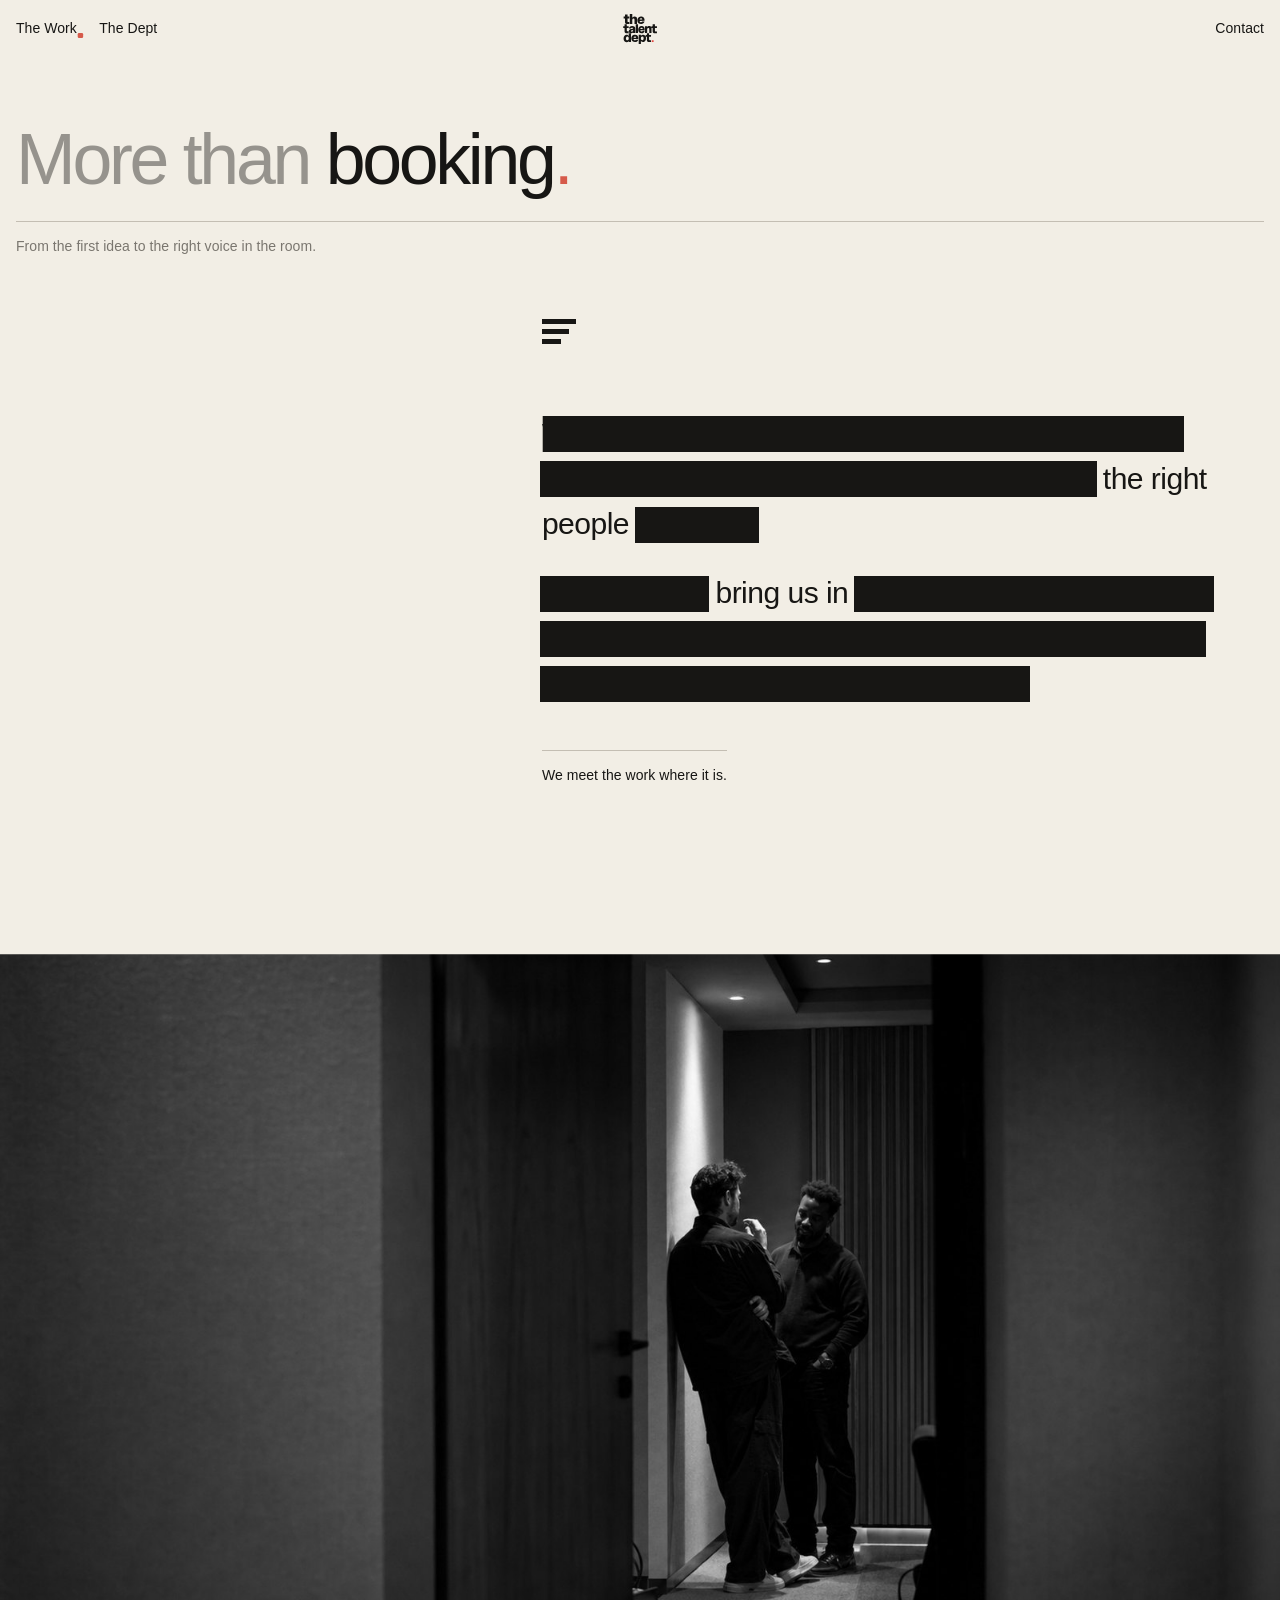
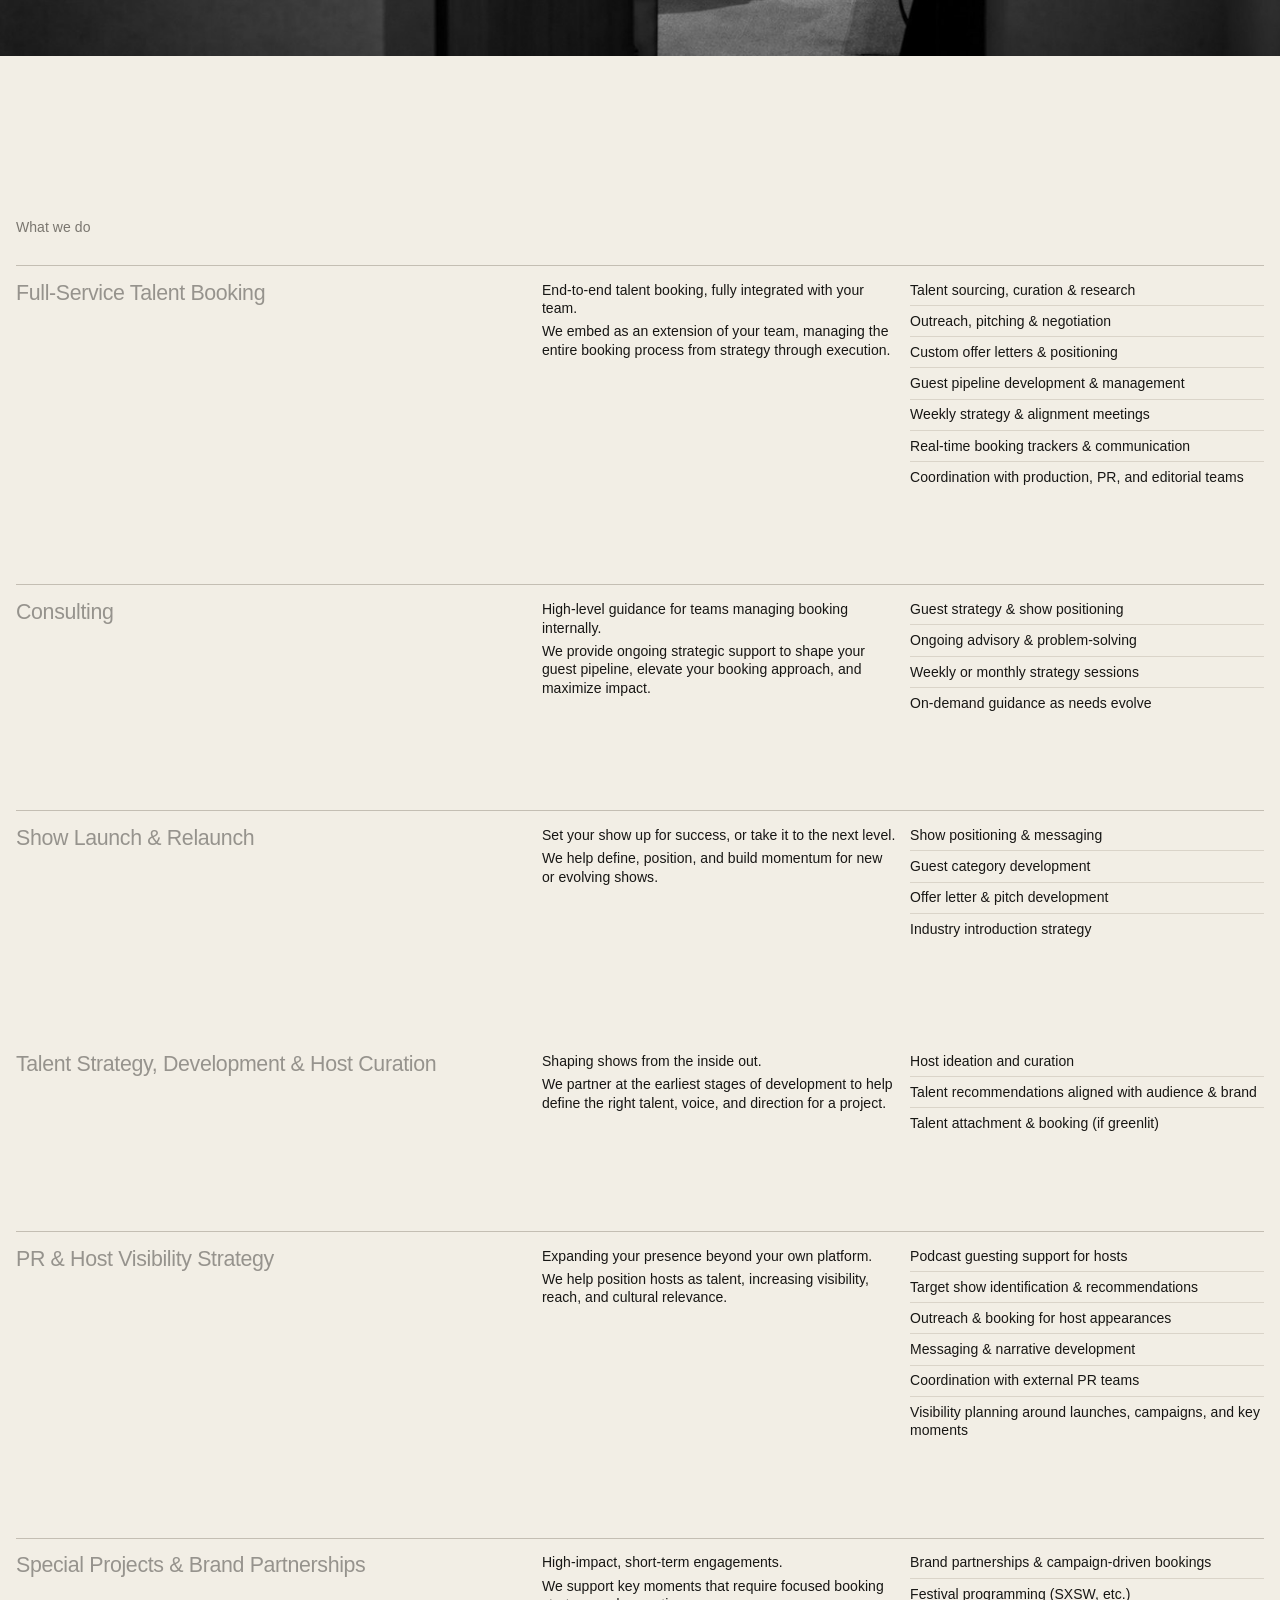
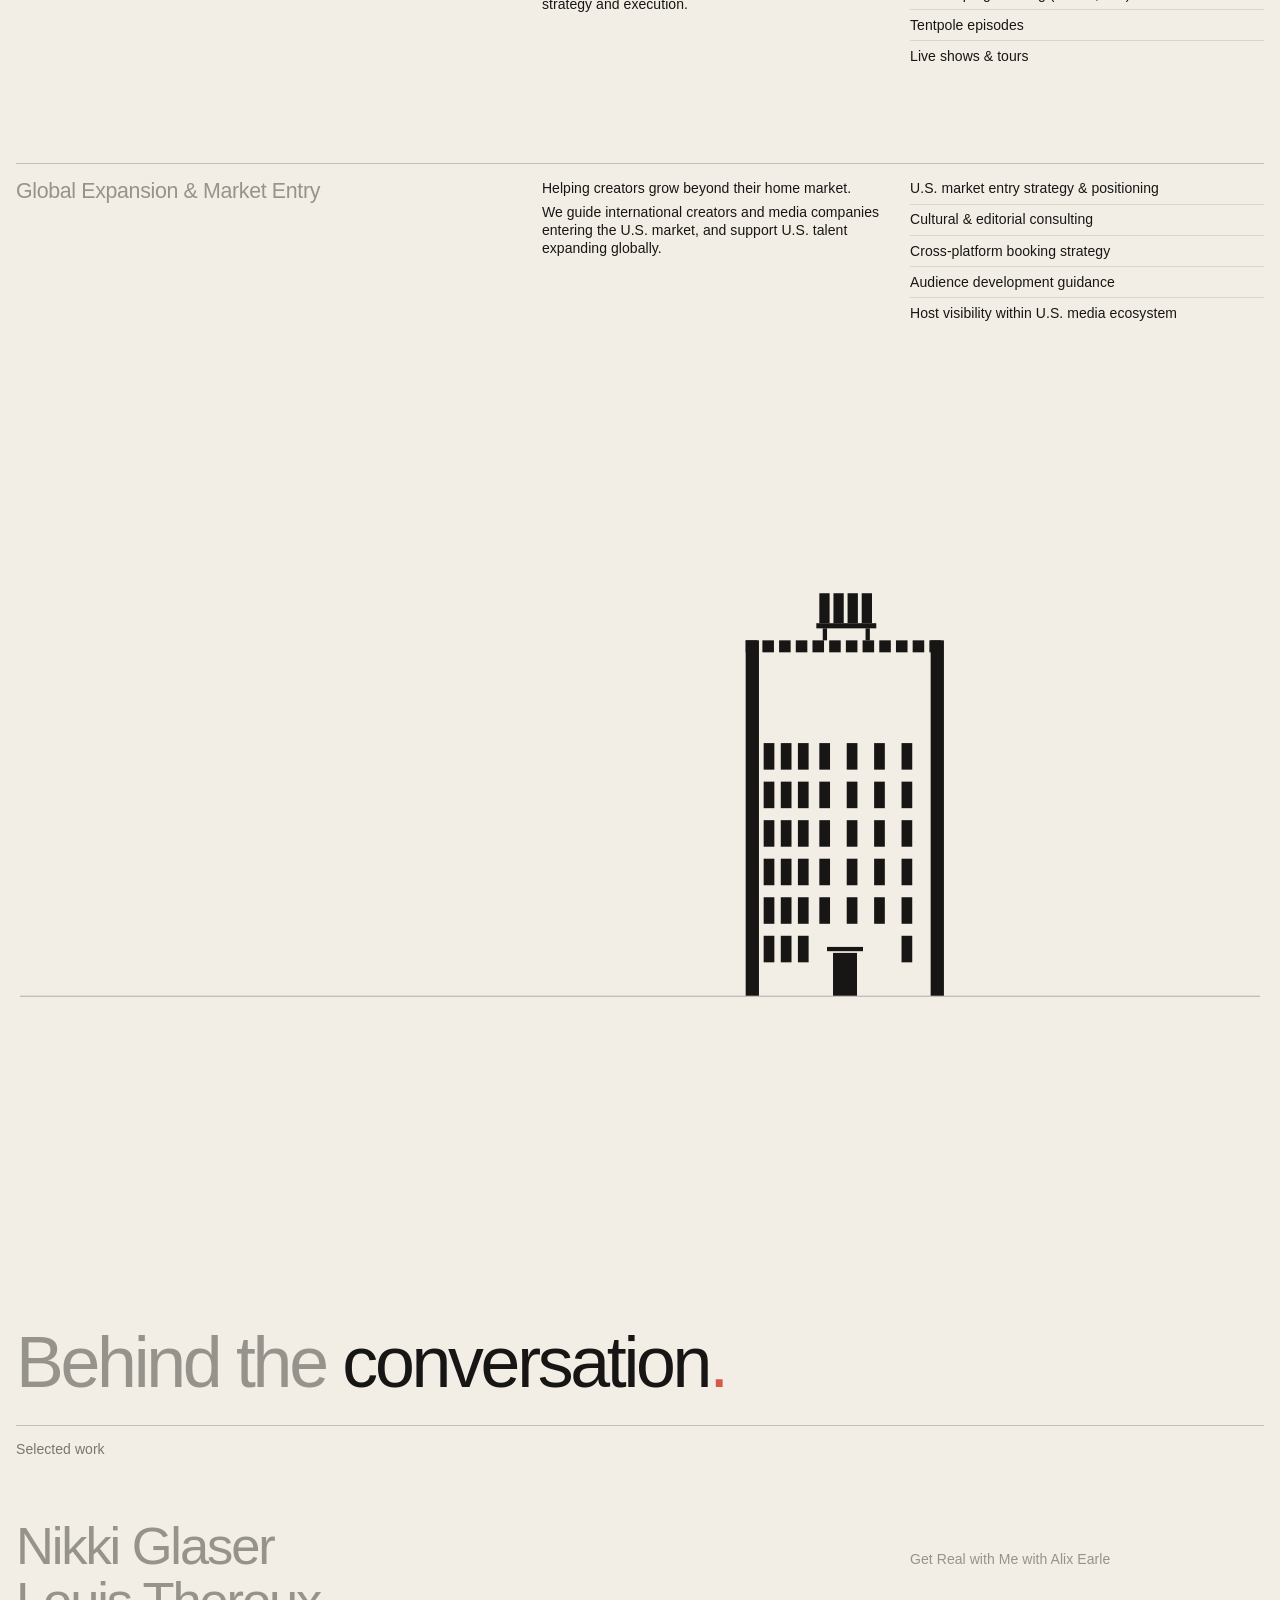
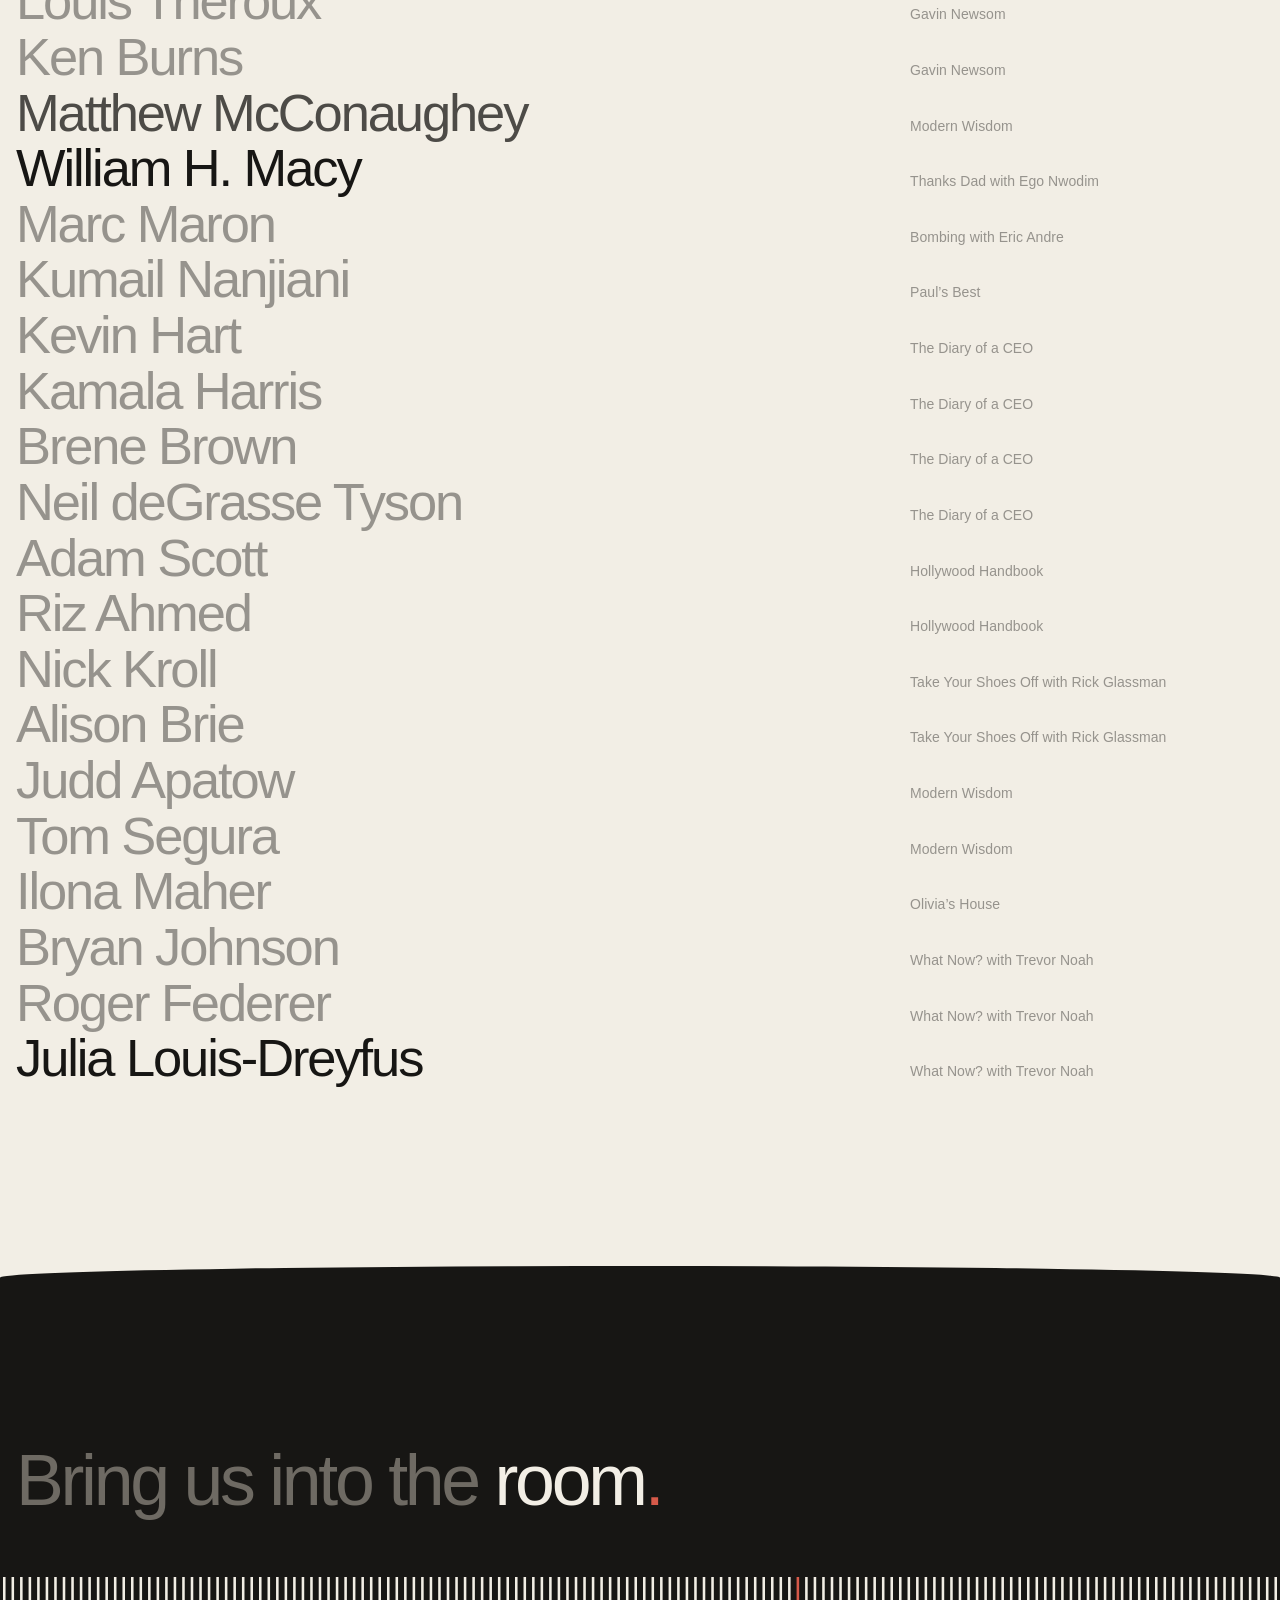
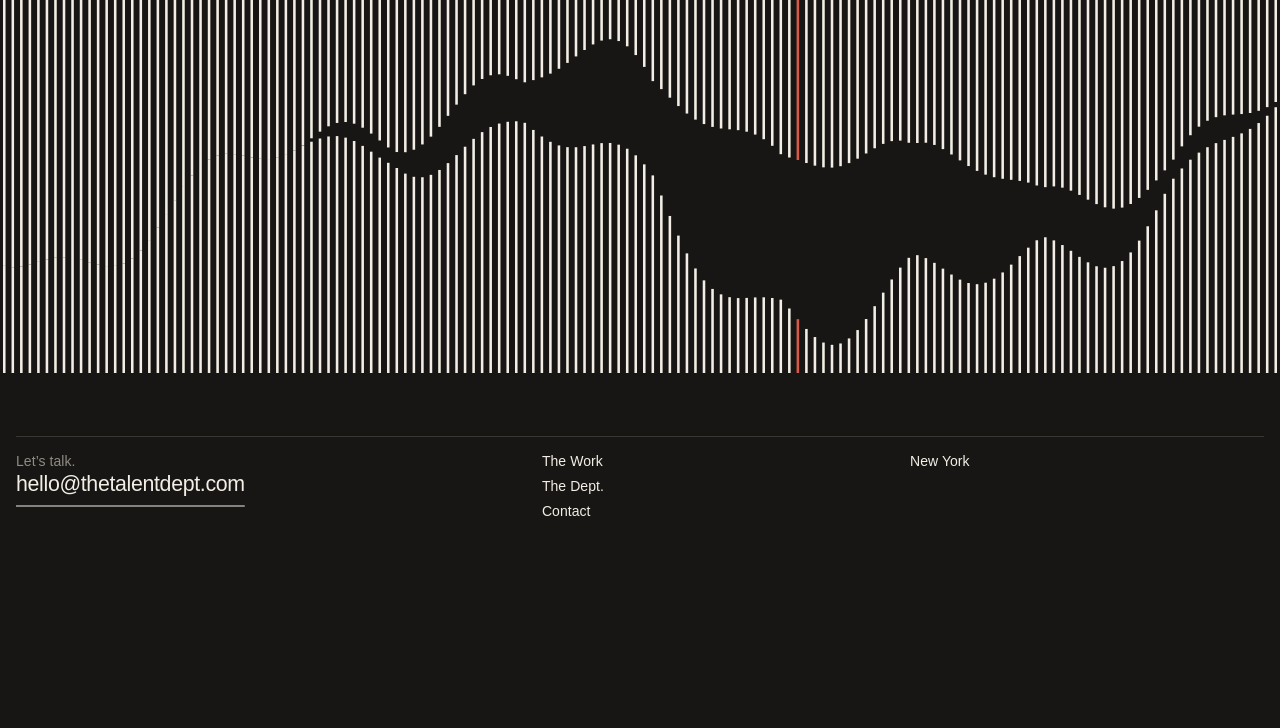
<file: the-work.html>
<!doctype html>
<html lang="en">
<head>
<meta charset="utf-8">
<meta name="viewport" content="width=device-width,initial-scale=1">
<meta name="robots" content="noindex">
<title>The Work · The Talent Dept.</title>
<link rel="icon" href="assets/ttd-logo-dark.svg">
<link rel="stylesheet" href="css/site.css">
<script>try{if(sessionStorage.getItem("ttd-veil")==="1")document.documentElement.classList.add("veiled")}catch(e){}</script>

</head>
<body class="work">

<header class="nav" id="nav">
  <nav class="l" aria-label="Main"><a class="ul on" href="the-work.html" aria-current="page">The Work</a><a class="ul" href="the-dept.html">The Dept.</a></nav>
  <a class="logo" href="index.html" aria-label="The Talent Dept., home"><img class="dk" src="assets/ttd-logo-dark.svg" alt="The Talent Dept."><img class="lt" src="assets/ttd-logo-light.svg" alt=""></a>
  <div class="r"><a class="ul" href="contact.html">Contact</a></div>
</header>

<main id="top">

<header class="blk head">
  <h1 class="say disp">More than <b>booking</b><i>.</i></h1>
  <div class="rule"></div>
  <div class="row">
    <p class="zA grey">From the first idea to the right voice in the room.</p>
  </div>
  <!-- The redacted brief: only the words that matter are left showing; scrolling lifts the bars. -->
  <div class="row doc-row">
    <div class="zBC doc" data-keep="the right people|bring us in">
      <span class="doc-mark" aria-hidden="true"><i></i><i></i><i></i></span>
      <p>We work across talent, strategy and development, joining teams at the moment an idea needs the right people around it.</p>
      <p>Some clients bring us in to handle the entire booking process. Others bring us in to shape a show, build a talent strategy or open up what’s next.</p>
      <p class="sign lab">We meet the work where it is.</p>
    </div>
  </div>
</header>

<figure class="bleed"><img src="assets/two-producers.jpg" alt="" loading="lazy" style="object-position:50% 40%"></figure>

<section class="blk svcs" id="what">
  <p class="grey">What we do</p>
  <ol>
    <li><div class="rule"></div><div class="row">
      <h3 class="zA mid">Full-Service Talent Booking</h3>
      <div class="zB"><p class="lab">End-to-end talent booking, fully integrated with your team.</p><p>We embed as an extension of your team, managing the entire booking process from strategy through execution.</p></div>
      <ul class="zC"><li>Talent sourcing, curation &amp; research</li><li>Outreach, pitching &amp; negotiation</li><li>Custom offer letters &amp; positioning</li><li>Guest pipeline development &amp; management</li><li>Weekly strategy &amp; alignment meetings</li><li>Real-time booking trackers &amp; communication</li><li>Coordination with production, PR, and editorial teams</li></ul>
    </div></li>
    <li><div class="rule"></div><div class="row">
      <h3 class="zA mid">Consulting</h3>
      <div class="zB"><p class="lab">High-level guidance for teams managing booking internally.</p><p>We provide ongoing strategic support to shape your guest pipeline, elevate your booking approach, and maximize impact.</p></div>
      <ul class="zC"><li>Guest strategy &amp; show positioning</li><li>Ongoing advisory &amp; problem-solving</li><li>Weekly or monthly strategy sessions</li><li>On-demand guidance as needs evolve</li></ul>
    </div></li>
    <li><div class="rule"></div><div class="row">
      <h3 class="zA mid">Show Launch &amp; Relaunch</h3>
      <div class="zB"><p class="lab">Set your show up for success, or take it to the next level.</p><p>We help define, position, and build momentum for new or evolving shows.</p></div>
      <ul class="zC"><li>Show positioning &amp; messaging</li><li>Guest category development</li><li>Offer letter &amp; pitch development</li><li>Industry introduction strategy</li></ul>
    </div></li>
    <li><div class="rule"></div><div class="row">
      <h3 class="zA mid">Talent Strategy, Development &amp; Host Curation</h3>
      <div class="zB"><p class="lab">Shaping shows from the inside out.</p><p>We partner at the earliest stages of development to help define the right talent, voice, and direction for a project.</p></div>
      <ul class="zC"><li>Host ideation and curation</li><li>Talent recommendations aligned with audience &amp; brand</li><li>Talent attachment &amp; booking (if greenlit)</li></ul>
    </div></li>
    <li><div class="rule"></div><div class="row">
      <h3 class="zA mid">PR &amp; Host Visibility Strategy</h3>
      <div class="zB"><p class="lab">Expanding your presence beyond your own platform.</p><p>We help position hosts as talent, increasing visibility, reach, and cultural relevance.</p></div>
      <ul class="zC"><li>Podcast guesting support for hosts</li><li>Target show identification &amp; recommendations</li><li>Outreach &amp; booking for host appearances</li><li>Messaging &amp; narrative development</li><li>Coordination with external PR teams</li><li>Visibility planning around launches, campaigns, and key moments</li></ul>
    </div></li>
    <li><div class="rule"></div><div class="row">
      <h3 class="zA mid">Special Projects &amp; Brand Partnerships</h3>
      <div class="zB"><p class="lab">High-impact, short-term engagements.</p><p>We support key moments that require focused booking strategy and execution.</p></div>
      <ul class="zC"><li>Brand partnerships &amp; campaign-driven bookings</li><li>Festival programming (SXSW, etc.)</li><li>Tentpole episodes</li><li>Live shows &amp; tours</li></ul>
    </div></li>
    <li><div class="rule"></div><div class="row">
      <h3 class="zA mid">Global Expansion &amp; Market Entry</h3>
      <div class="zB"><p class="lab">Helping creators grow beyond their home market.</p><p>We guide international creators and media companies entering the U.S. market, and support U.S. talent expanding globally.</p></div>
      <ul class="zC"><li>U.S. market entry strategy &amp; positioning</li><li>Cultural &amp; editorial consulting</li><li>Cross-platform booking strategy</li><li>Audience development guidance</li><li>Host visibility within U.S. media ecosystem</li></ul>
    </div></li>
  </ol>
</section>

<!-- Possibility: the call sheet's lines break into windows. -->
<section class="icons" data-icons="sheet" data-x=".66" data-ground=".78" data-scale=".52" style="--h:86vh"></section>

<!-- The names as a list: the name at the reading line speaks. -->
<section class="blk roster" id="work" style="padding-bottom:20vh">
  <h2 class="say disp">Behind the <b>conversation</b><i>.</i></h2>
  <div class="rule"></div>
  <div class="row"><p class="zA grey">Selected work</p></div>
  <ol>
    <li><span class="who">Nikki Glaser</span><span class="show">Get Real with Me with Alix Earle</span></li>
    <li><span class="who">Louis Theroux</span><span class="show">Gavin Newsom</span></li>
    <li><span class="who">Ken Burns</span><span class="show">Gavin Newsom</span></li>
    <li><span class="who">Matthew McConaughey</span><span class="show">Modern Wisdom</span></li>
    <li><span class="who">William H. Macy</span><span class="show">Thanks Dad with Ego Nwodim</span></li>
    <li><span class="who">Marc Maron</span><span class="show">Bombing with Eric Andre</span></li>
    <li><span class="who">Kumail Nanjiani</span><span class="show">Paul’s Best</span></li>
    <li><span class="who">Kevin Hart</span><span class="show">The Diary of a CEO</span></li>
    <li><span class="who">Kamala Harris</span><span class="show">The Diary of a CEO</span></li>
    <li><span class="who">Brene Brown</span><span class="show">The Diary of a CEO</span></li>
    <li><span class="who">Neil deGrasse Tyson</span><span class="show">The Diary of a CEO</span></li>
    <li><span class="who">Adam Scott</span><span class="show">Hollywood Handbook</span></li>
    <li><span class="who">Riz Ahmed</span><span class="show">Hollywood Handbook</span></li>
    <li><span class="who">Nick Kroll</span><span class="show">Take Your Shoes Off with Rick Glassman</span></li>
    <li><span class="who">Alison Brie</span><span class="show">Take Your Shoes Off with Rick Glassman</span></li>
    <li><span class="who">Judd Apatow</span><span class="show">Modern Wisdom</span></li>
    <li><span class="who">Tom Segura</span><span class="show">Modern Wisdom</span></li>
    <li><span class="who">Ilona Maher</span><span class="show">Olivia’s House</span></li>
    <li><span class="who">Bryan Johnson</span><span class="show">What Now? with Trevor Noah</span></li>
    <li><span class="who">Roger Federer</span><span class="show">What Now? with Trevor Noah</span></li>
    <li><span class="who">Julia Louis-Dreyfus</span><span class="show">What Now? with Trevor Noah</span></li>
  </ol>
</section>

</main>

<footer class="foot night" id="contact" data-dark>
  <h2 class="say disp">Bring us into the <b>room</b><i>.</i></h2>
  <div class="field"><canvas aria-hidden="true"></canvas></div>
  <div class="rule"></div>
  <div class="row">
    <div class="zA"><p class="grey">Let’s talk.</p><a class="mail ul" href="mailto:hello@thetalentdept.com">hello@thetalentdept.com</a></div>
    <div class="zB links"><a class="ul" href="the-work.html">The Work</a><a class="ul" href="the-dept.html">The Dept.</a><a class="ul" href="contact.html">Contact</a></div>
    <p class="zC">New York</p>
  </div>
  <div class="row base">
    <div class="zA"><img src="assets/ttd-logo-light.svg" alt="The Talent Dept."></div>
    <p class="zB grey">© 2026 The Talent Dept. All rights reserved.</p>
    <a class="zC end ul" href="#top">Back to top</a>
  </div>
</footer>

<script src="js/stage.js"></script>
<script src="js/poses.js"></script>
<script src="js/site.js"></script>
<script src="js/craft.js"></script>
</body>
</html>
</file>
<file: css/site.css>
/* The Talent Dept. · site, round 8b.
   Composition after Cocoon's About page (cocoonblanket.com): hairline margins, one huge display size against one
   small text size, a single rule under each display line, then a three-zone row (grey caption · text · text),
   full-bleed photographs, a plain menu with the logo centred.
   Brand Standards kept: Cream, Ink, Draft (tan), Signal (the full stop only); Helvetica Neue Light 300 and
   Medium 500. Flat: no shadows, no gradients, no rounded cards. */
:root{
  --cream:#F2EEE5; --ink:#171614; --tan:#C7B394; --red:#D65A4A;
  --quiet:#96938D;          /* display type at rest */
  --mute:#7A766F;           /* small grey text */
  --hair:#C4BEB3;           /* rules */
  --hair2:#DAD4C9;          /* rules inside lists */
  --night-q:#6E6A63; --night-hair:#3A3733;
  --m:max(16px,1.11vw);     /* page margin */
  --g:max(12px,1.11vw);     /* gutter */
  --ease:cubic-bezier(.22,1,.36,1);
  --f:"Helvetica Neue",Helvetica,Arial,sans-serif;
  --sm:clamp(14px,1.04vw,17px);
  --mid:clamp(20px,1.67vw,32px);
  --disp:clamp(44px,5.6vw,108px);
}

*{box-sizing:border-box}
html{background:var(--cream);-webkit-text-size-adjust:100%}
body{margin:0;background:var(--cream);color:var(--ink);font:300 var(--sm)/1.32 var(--f);letter-spacing:.004em;
  -webkit-font-smoothing:antialiased;text-rendering:optimizeLegibility;overflow-x:clip}
img{display:block;max-width:100%}
a{color:inherit;text-decoration:none}
h1,h2,h3,p,ol,ul,figure{margin:0;padding:0;font-weight:inherit}
ol,ul{list-style:none}
b,strong{font-weight:inherit}
i{font-style:normal}
.sr{position:absolute!important;width:1px;height:1px;overflow:hidden;clip:rect(0 0 0 0);white-space:nowrap}

/* ---- type: two sizes do almost all the work */
.disp{font-size:var(--disp);line-height:.95;letter-spacing:-.046em;font-weight:300;color:var(--quiet);max-width:17em}
.mid{font-size:var(--mid);line-height:1.16;letter-spacing:-.016em;font-weight:300}
.lab{font-weight:500}
.grey{color:var(--mute)}
.say i,.stop{color:var(--red);font-weight:400}
.say[data-live] i{color:var(--quiet);transition:color .5s var(--ease)}
.say[data-live].spoken i{color:var(--red)}

/* Speak Up: a stressed word is re-set letter by letter, Light copies over Medium copies */
.sp{position:relative;display:inline-block;white-space:nowrap;color:transparent!important}
.sp>span{position:absolute;top:0;white-space:pre;letter-spacing:0;transform-origin:0 50%;pointer-events:none}
.sp>.q{font-weight:300;color:var(--quiet)}
.sp>.m{font-weight:500;color:var(--ink);opacity:0}

/* links: an underline that draws */
.go{display:inline-block;font-weight:500;background:linear-gradient(currentColor,currentColor) 0 100%/100% 1px no-repeat;padding-bottom:2px;
  transition:background-size .6s var(--ease)}
.go:hover{background-size:0 1px;background-position:100% 100%}
.ul{background:linear-gradient(currentColor,currentColor) 0 100%/0 1px no-repeat;padding-bottom:2px;transition:background-size .6s var(--ease)}
.ul:hover,.ul.on{background-size:100% 1px}

/* ---- the grid: 24 columns; three zones (A grey caption, B text, C text) */
.blk{padding:18vh var(--m) 0}
.rule{height:1px;background:var(--hair);margin-top:2.2vw}
.row{display:grid;grid-template-columns:repeat(24,minmax(0,1fr));column-gap:var(--g);padding-top:1.15vw;align-items:start}
.zA{grid-column:1/11}
.zB{grid-column:11/18}
.zC{grid-column:18/25}
.zBC{grid-column:11/25}
.zC.end{justify-self:end}
.row p+p{margin-top:1em}
.row .lab+p{margin-top:.35em}
@media (max-width:760px){
  .row{display:block;padding-top:14px}
  .row>*+*{margin-top:22px}
  .rule{margin-top:20px}
  .blk{padding-top:110px}
}

/* ---- nav: words left, the mark in the middle, contact right */
.nav{position:fixed;left:0;right:0;top:0;z-index:100;display:grid;grid-template-columns:1fr auto 1fr;align-items:center;
  padding:14px var(--m);font-size:14px;font-weight:300;transition:transform .7s var(--ease),background-color .4s var(--ease),color .4s var(--ease)}
.nav .l,.nav .r{display:flex;gap:1.6em}
.nav .r{justify-content:flex-end}
.nav .logo{display:block;line-height:0}
.nav .logo img{height:clamp(30px,2.1vw,40px);width:auto}
.nav .logo .lt{display:none}
.nav.solid{background:var(--cream)}
.nav.hide{transform:translateY(-101%)}
.nav.dark{background:var(--ink);color:var(--cream)}
.nav.dark .logo .dk{display:none}
.nav.dark .logo .lt{display:block}

/* ---- pinned moments */
.pin{position:relative;height:var(--len,300vh)}
.pin-in{position:sticky;top:0;height:100vh;height:100lvh;overflow:hidden;background:var(--cream)}

/* ---- full-bleed photograph */
.bleed{margin-top:18vh}
.bleed img{width:100%;height:78vh;object-fit:cover;filter:grayscale(1)}
@media (max-width:760px){ .bleed{margin-top:90px} .bleed img{height:56vh} }

/* ---- the three display lines (Prepared. Connected. Present.) */
.stack .disp{display:block}

/* ---- capabilities: an index with quiet rules */
.idx{margin-top:4.6vw}
.idx li{border-top:1px solid var(--hair2)}
.idx li:last-child{border-bottom:1px solid var(--hair2)}
.idx li .row{padding:1.05vw 0 1.15vw}
.idx li .mid{transition:color .5s var(--ease)}
@media (max-width:760px){ .idx{margin-top:36px} .idx li .row{padding:14px 0} .idx li .row>*+*{margin-top:6px} }

/* ---- Possibility: icons into buildings */
.icons{position:relative;height:var(--h,96vh)}
.icons svg{position:absolute;inset:0;width:100%;height:100%;overflow:visible}
.icons .pose{transform-box:fill-box;transform-origin:50% 100%}
.icons .pose.flip{animation:settle .62s var(--ease)}
@keyframes settle{0%{transform:scaleY(.9)}55%{transform:scaleY(1.035)}100%{transform:scaleY(1)}}
.icons .cap{position:absolute;left:var(--m);right:var(--m);padding-top:0}
.mask{display:block;overflow:hidden}
.mask>*{display:block;transform:translateY(110%);transition:transform 1s var(--ease)}
.in .mask>*,.in.mask>*{transform:none}

/* ---- Connection: the field and its stacked label */
.sight .lab-s{position:absolute;z-index:5;font-size:var(--sm);line-height:2.05;letter-spacing:.09em;text-transform:uppercase;font-weight:500;color:var(--ink)}
.sight .lab-s .mask:nth-child(2)>*{transition-delay:.08s}
.sight .lab-s .mask:nth-child(3)>*{transition-delay:.16s}

/* ---- the names as a waveform */
.waveN .pin-in{display:grid;grid-template-rows:auto 1fr auto;padding:calc(14px + clamp(30px,2.1vw,40px) + 7vh) var(--m) 3.2vh}
.waveN .top{display:grid;grid-template-columns:repeat(24,minmax(0,1fr));column-gap:var(--g);align-items:end}
.waveN .top h2{grid-column:1/18}
.waveN .top .go{grid-column:18/25;justify-self:end;margin-bottom:.6em}
.wv{position:relative;display:grid;grid-auto-flow:column;grid-auto-columns:1fr;align-items:center;margin:4.5vh 0 3.5vh;min-height:0}
.wv .b{position:relative;height:50%;display:flex;flex-direction:column;align-items:center}
.wv .b>i{display:block;width:clamp(3px,.42vw,8px);background:var(--tan);min-height:4px;transition:background-color .45s var(--ease)}
.wv .b>i.t{flex:var(--k,1) 1 0}
.wv .b>i.u{flex:calc(2 - var(--k,1)) 1 0}
.wv .b em{display:block;writing-mode:vertical-rl;font-style:normal;font-size:clamp(11px,.9vw,17px);line-height:1;letter-spacing:.01em;
  color:var(--mute);font-weight:300;white-space:nowrap;padding:.8em 0;flex:none;transition:color .45s var(--ease)}
.wv .b.on em{color:var(--ink);font-weight:500}
.wv .b.red>i{background:var(--red)}
.readout{border-top:1px solid var(--hair);padding-top:1.15vw}
.readout .now{position:relative;height:1.3em;overflow:hidden;font-size:var(--mid);line-height:1.3;letter-spacing:-.016em}
.readout .now>span{position:absolute;left:0;right:0;top:0;display:grid;grid-template-columns:repeat(24,minmax(0,1fr));column-gap:var(--g);white-space:nowrap;
  transition:transform .7s var(--ease),opacity .7s var(--ease)}
.readout .now b{grid-column:1/11;font-weight:500}
.readout .now s{grid-column:11/25;text-decoration:none;color:var(--mute)}
@media (max-width:760px){
  .waveN .top{display:block}
  .waveN .top .go{display:none}
  .readout .now{height:2.6em}
  .readout .now>span{display:block;white-space:normal}
  .readout .now s{display:block}
}

/* ---- footer: night */
.night{background:var(--ink);color:var(--cream)}
.night .grey{color:#8F8A82}
.night .disp{color:var(--night-q)}
.night .sp>.q{color:var(--night-q)}
.night .sp>.m{color:var(--cream)}
.night .rule{background:var(--night-hair)}
.foot{padding:20vh var(--m) 16px}
.foot .field{position:relative;margin:7vh calc(-1*var(--m)) 0;height:min(44vh,32vw)}
.foot canvas{position:absolute;inset:0;width:100%;height:100%}
.foot .rule{margin-top:7vh}
.foot .mail{font-size:var(--mid);letter-spacing:-.016em;font-weight:300}
.foot .links{display:grid;row-gap:.35em}
.foot .base{margin-top:16vh;align-items:end}
.foot .base img{height:clamp(30px,2.1vw,40px);width:auto}
@media (max-width:760px){ .foot{padding-top:120px} .foot .base{margin-top:72px} }

/* ---- inner pages */
.head{padding-top:calc(14px + clamp(30px,2.1vw,40px) + 9vh)}
.svcs .row{padding-bottom:5vw}
.svcs .zC li{padding:.42em 0;border-top:1px solid var(--hair2)}
.svcs .zC li:first-child{border-top:0;padding-top:0}
@media (max-width:760px){ .svcs .row{padding-bottom:44px} }

.roster ol{margin-top:4.6vw}
.roster li{display:grid;grid-template-columns:repeat(24,minmax(0,1fr));column-gap:var(--g);align-items:baseline}
.roster li .who{grid-column:1/18;font-size:clamp(32px,4.1vw,80px);line-height:1.06;letter-spacing:-.04em;font-weight:300}
.roster li .show{grid-column:18/25;color:var(--quiet);transition:color .5s var(--ease)}
.roster li.on .show{color:var(--ink)}
@media (max-width:760px){ .roster ol{margin-top:36px} .roster li{display:block;padding:6px 0} .roster li .show{display:block} }

.person{scroll-margin-top:80px}
.person .row{padding-bottom:7vw}
.person h2{font-size:clamp(28px,2.6vw,50px);line-height:1.04;letter-spacing:-.035em;font-weight:300;color:var(--quiet)}
.person .zA .grey{margin-top:.6em}
.person figure img{width:100%;aspect-ratio:4/5;object-fit:cover;object-position:50% 12%;filter:grayscale(1)}
.person figure figcaption{padding-top:.7em}
@media (max-width:760px){ .person .row{padding-bottom:56px} }

/* mixed sizes in one row sit on a shared line */
.idx .row{align-items:baseline}
.icons .cap{align-items:end}
@media (max-width:760px){
  .nav{display:flex;align-items:center;gap:1.1em}
  .nav .logo{order:0;margin-right:auto}
  .nav .l{order:1;gap:1.1em}
  .nav .r{order:2}
}

/* =====================================================================================
   Lando moments (after landonorris.com, OFF+BRAND), in the TTD language. Native scrolling throughout.
   ===================================================================================== */

/* headline reveal: a solid Draft bar sweeps across each line, the words appear, the bar pulls away */
.rv{position:relative}
.rv>.bars{position:absolute;inset:0;pointer-events:none;z-index:3}
.rv>.bars i{position:absolute;display:block;background:var(--tan);transform:scaleX(0);transform-origin:0 50%}
.rv.hid>.rvin{opacity:0}

/* the photograph recedes into a card while the room goes dark and the line runs behind it */
.recede .pin-in{background:var(--cream)}
.recede .mq{position:absolute;left:0;right:0;top:50%;transform:translateY(-50%);z-index:1;pointer-events:none}
.recede .mq p{white-space:nowrap;font-size:12.5vw;line-height:.9;letter-spacing:-.05em;font-weight:300;color:var(--night-q);opacity:0;will-change:transform}
.recede .card{position:absolute;left:0;top:0;width:100%;height:100%;z-index:2;overflow:hidden;margin:0}
.recede .card img{width:100%;height:100%;object-fit:cover;filter:grayscale(1);will-change:transform}

/* a sideways gallery: photographs at their own depths, the room turns back to cream */
.track .pin-in{background:var(--ink)}
.track .tr-head{position:absolute;left:var(--m);right:var(--m);top:calc(14px + clamp(30px,2.1vw,40px) + 7vh);z-index:6}
.track .tr-head .row{padding-top:0;align-items:end}
.track .tr{position:absolute;inset:0;--k:1}
.track figure{position:absolute;left:0;top:var(--y);width:calc(var(--w)*var(--k));margin:0;will-change:transform}
.track figure img{width:100%;aspect-ratio:var(--a);object-fit:cover;filter:grayscale(1)}
@media (max-width:760px){ .track .tr{--k:2.3} }

/* The Work / The Dept.: two words, two photographs slide in from the edges, then one opens to the full screen */
.split .pin-in{background:var(--cream)}
.split .words{position:absolute;inset:0;display:flex;align-items:flex-start;justify-content:center;gap:5vw;z-index:3;padding-top:calc(50vh - .62*clamp(40px,5vw,96px))}
.split .w{display:grid;row-gap:.9em;text-align:center;justify-items:center}
.split .w .disp{color:var(--ink);font-size:clamp(40px,5vw,96px)}
.split .w .grey{max-width:16em}
.split .w:hover .disp{color:var(--quiet);transition:color .5s var(--ease)}
.split .im{position:absolute;margin:0;overflow:hidden;z-index:2;will-change:transform}
.split .im img{width:100%;height:100%;object-fit:cover;filter:grayscale(1);transition:transform 1s var(--ease)}
.split .im.ir img{object-position:50% 14%}
.split .im.hov img{transform:scale(1.04)}
@media (max-width:760px){ .split .words{flex-direction:column;align-items:center;justify-content:center;gap:12vh;padding-top:0} }

/* the people, as a deck of cards that fans open */
.fan .deck{position:relative;height:min(78vh,56vw);margin-top:6vh}
.fan .card{position:absolute;left:50%;top:6%;width:clamp(150px,16vw,300px);margin-left:calc(clamp(150px,16vw,300px)/-2);will-change:transform;transform-origin:50% 120%}
.fan .card .ph{display:block;transition:transform .7s var(--ease)}
.fan .card img{width:100%;aspect-ratio:4/5;object-fit:cover;object-position:50% 14%;filter:grayscale(1)}
.fan .card span.n{display:block;padding-top:.6em;opacity:0;transition:opacity .5s var(--ease)}
.fan .card:hover .ph{transform:translateY(-3%)}
.fan.open .card span.n{opacity:1}
@media (max-width:760px){ .fan .deck{height:64vh} }

/* the footer rises with a curved edge that flattens as it arrives */
.foot{will-change:border-radius}

/* between pages: an Ink panel with the mark wipes over, and away on the next page */
.veil{position:fixed;inset:0;z-index:300;background:var(--ink);display:grid;place-items:center;transform:translateY(101%);pointer-events:none}
.veil img{height:clamp(40px,3.4vw,64px);width:auto}
.veil.go{transform:none;transition:transform .55s cubic-bezier(.65,0,.35,1)}
.veil.cover{transform:none;transition:none}
.veil.off{transform:translateY(-101%);transition:transform .75s cubic-bezier(.65,0,.35,1)}
@media (prefers-reduced-motion:reduce){ .veil{display:none} .rv.hid>.rvin{opacity:1} .rv>.bars{display:none} }

/* arriving from another page: cover at once, before the first paint */
html.veiled::after{content:"";position:fixed;inset:0;background:#D65A4A;z-index:299}
@media (max-width:760px){
  .fan .card{width:28vw;margin-left:-14vw}
  .fan .card span.n{display:none}
  .fan .deck{height:58vh}
}

/* =====================================================================================
   The craft layer (piyush-motion-kit, as approved on the TTD site-dot build)
   ===================================================================================== */
/* page transitions: the full stop swells from where you clicked; the next page opens out of the logo's full stop */
.ptd{position:fixed;background:var(--red);z-index:400;pointer-events:none;transform:scale(0)}
.pt{position:fixed;inset:0;background:var(--red);z-index:399;pointer-events:none}

/* nav: one sentence, one full stop */
.nav a.ul,.nav a.ul:hover,.nav a.ul.on{background:none}
.nav{--np:1}
.np{position:absolute;left:0;top:0;width:5px;height:5px;pointer-events:none;animation:breath 4.2s ease-in-out infinite}
.np b{position:absolute;inset:0;background:var(--red);border-radius:1.2px;transform-origin:50% 50%}
.np.land b{animation:land .42s cubic-bezier(.34,1.56,.64,1)}
@keyframes land{0%{transform:scaleX(1.7) scaleY(.6)}100%{transform:none}}
@keyframes breath{0%,100%{filter:none}50%{filter:opacity(.55)}}

/* arrivals */
.rule.draw{transform:scaleX(0);transform-origin:0 50%;transition:transform 1.6s var(--ease)}
.rule.draw.in{transform:none}
.rise{opacity:0;transform:translateY(1.2em);transition:opacity 1s var(--ease) var(--d,0s),transform 1.25s var(--ease) var(--d,0s)}
.rise.in{opacity:1;transform:none}
.ph-rv{clip-path:inset(100% 0 0 0);transition:clip-path 1.5s cubic-bezier(.65,0,.35,1)}
.ph-rv img{transform:scale(1.14);transition:transform 2.6s var(--ease)}
.ph-rv.in{clip-path:inset(0 0 0 0)}
.ph-rv.in img{transform:none}
.rv .rvin{position:relative}
.rv .rvin.settle{animation:brvsettle .7s var(--ease)}
@keyframes brvsettle{from{top:.07em}to{top:0}}

/* services index: the full stop that follows the pointer */
.idx{position:relative}
.idx-dot{position:absolute;left:0;top:0;width:6px;height:6px;background:var(--red);border-radius:1.2px;pointer-events:none;opacity:0;z-index:4}

/* The Work: the prompter's full stop, in a zero-width slot */
.pd{position:relative;display:inline-block;width:0;height:0}
.pd i{position:absolute;left:.05em;bottom:0;width:.21em;height:.21em;background:var(--red);border-radius:1px;transform:scale(0);transform-origin:50% 100%;transition:transform .5s cubic-bezier(.34,1.56,.64,1)}
.lit .pd i{transform:none}
.svcs h3{transition:color .6s var(--ease)}
.svcs li:not(.lit) h3{color:var(--quiet)}
.svcs li.lit h3{color:var(--ink)}

/* The Work: the connection from guest to show */
.roster li{position:relative}
.wire{position:absolute;height:1px;width:0;background:var(--red);pointer-events:none;transition:width .9s cubic-bezier(.3,1.16,.4,1)}
.wire::after{content:"";position:absolute;right:-3px;top:-2.5px;width:6px;height:6px;background:var(--red);border-radius:1px;transform:scale(0)}
.roster li.on .wire{width:var(--w)}
.roster li.on .wire::after{animation:tip .5s cubic-bezier(.34,1.56,.64,1) .72s forwards}
@keyframes tip{to{transform:scale(1)}}
.roster li .show{transition:color .5s var(--ease)}
.roster li.on .show{transition-delay:.55s}

/* The Dept.: colour from the edge you came in, and the pen-stroke tick before each title */
.shot{position:relative;display:block;overflow:hidden}
.shot .col{position:absolute;inset:0;width:100%;height:100%;object-fit:cover;object-position:50% 12%;filter:none!important;clip-path:inset(100% 0 0 0);transition:clip-path .9s var(--ease)}
.tick::before{content:"";display:inline-block;width:1.1em;height:1px;background:var(--red);vertical-align:.32em;margin-right:.55em;transform:scaleX(0);transform-origin:100% 50%;transition:transform .9s var(--ease) .35s}
.rise.in .tick::before,.tick.in::before{transform:scaleX(1)}
.person:hover .tick::before{transform:scaleX(1.5);transition:transform .7s cubic-bezier(.3,1.3,.4,1)}

/* contact: the elastic line under the email */
.foot .mail{position:relative;display:inline-block;padding-bottom:.15em}
.foot .mail .band{position:absolute;left:0;top:100%;width:100%;height:40px;overflow:visible;pointer-events:none;margin-top:-6px}
.foot .mail .band path{stroke:var(--cream);stroke-width:1.1;vector-effect:non-scaling-stroke}

@media (prefers-reduced-motion:reduce){
  .rise,.rule.draw,.ph-rv,.ph-rv img{opacity:1!important;transform:none!important;clip-path:none!important}
  .np{animation:none}
}

/* The Work: the redacted brief (after the "official report" poster). Ink bars cover every word but the ones that
   matter; scroll lifts them in reading order. */
.doc-row{padding-top:5vw}
.doc{position:relative;font-size:clamp(22px,2.35vw,44px);line-height:1.5;letter-spacing:-.018em;font-weight:300}
.doc p+p{margin-top:.8em}
.doc .keep{font-weight:500}
.doc .sign{font-size:var(--sm);letter-spacing:.004em;margin-top:3.2em!important;padding-top:1em;border-top:1px solid var(--hair);display:inline-block}
.doc-mark{display:grid;row-gap:5px;width:34px;margin-bottom:2.2em}
.doc-mark i{display:block;height:5px;background:var(--ink)}
.doc-mark i:nth-child(2){width:80%}
.doc-mark i:nth-child(3){width:56%}
.doc .redact{position:absolute;inset:0;pointer-events:none}
.doc .redact i{position:absolute;background:var(--ink);transform-origin:100% 50%;will-change:transform}
@media (max-width:760px){ .doc-row{padding-top:40px} .doc{font-size:22px} }

/* The Dept.: each person is a page (after the editorial spread reference): the name small in the corner as a
   running title, a narrow column of text from the middle, the portrait top right, a large quiet field, and three
   labels along the foot of the page. */
.person.page{min-height:min(70vw,94vh);display:flex;flex-direction:column}
.person.page .row{padding-bottom:0}
.person.page .row.top{padding-top:1.15vw;align-items:start}
.person.page .run{grid-column:1/13}
.person.page .txt{grid-column:13/18}
.person.page .txt p+p{margin-top:1em}
.person.page .pic{grid-column:18/25}
.person.page .row.bot{margin-top:auto;padding:3vw 0 1.4vw;align-items:end}
.person.page .b1{grid-column:1/13}
.person.page .b2{grid-column:13/18}
.person.page .b3{grid-column:18/25;justify-self:end}
@media (max-width:760px){
  .person.page{min-height:0}
  .person.page .row.top>*+*{margin-top:18px}
  .person.page .row.bot{padding:28px 0 18px}
  .person.page .row.bot>*+*{margin-top:6px}
}

/* The Dept. head, after the "beiges." product page: one huge word against the centre line, a right-aligned
   stack of who's who above it, a tall photograph on the right, a note and a link to the people. */
.jk{display:grid;grid-template-columns:repeat(24,minmax(0,1fr));column-gap:var(--g);grid-template-rows:auto 1fr auto auto;
  min-height:100vh;padding:calc(14px + clamp(30px,2.1vw,40px) + 5vh) var(--m) 6vh;row-gap:0}
.jk-meta{grid-column:7/15;grid-row:1;justify-self:end;text-align:right;display:grid;row-gap:.9em;margin:0}
.jk-meta dt{font-weight:500}
.jk-meta dd{margin:0}
.jk-pic{grid-column:15/24;grid-row:1/4;margin:0;align-self:start}
.jk-pic img{width:100%;aspect-ratio:4/5;object-fit:cover;filter:grayscale(1)}
.jk-word{grid-column:1/15;grid-row:3;justify-self:end;align-self:end;font-size:clamp(64px,10.6vw,204px);line-height:.8;letter-spacing:-.055em;
  font-weight:300;color:var(--quiet);margin:0 0 -.04em;white-space:nowrap}
.jk-go{grid-column:1/15;grid-row:4;justify-self:end;margin-top:2.6vw;font-size:var(--mid);font-weight:300}
.jk-note{grid-column:15/21;grid-row:4;margin-top:2.6vw;color:var(--mute)}
.jk-note .lab{color:var(--ink)}
@media (max-width:760px){
  .jk{display:block;min-height:0}
  .jk-meta{text-align:left;row-gap:.6em}
  .jk-pic{margin-top:28px}
  .jk-word{margin-top:28px;font-size:22vw}
  .jk-go{display:inline-block;margin-top:18px}
  .jk-note{margin-top:22px}
}

/* Contact, after the LUMI portfolio cover: two words split across the top, a rule, small labels and a key and
   value list, a big photograph on the right with a line running down its edge, a strip of labels at the foot. */
.lm{min-height:100vh;display:flex;flex-direction:column;padding:calc(14px + clamp(30px,2.1vw,40px) + 4vh) var(--m) 0}
.lm-words{display:flex;justify-content:space-between;align-items:baseline;font-size:clamp(48px,7.4vw,142px);line-height:.86;letter-spacing:-.05em;font-weight:300;color:var(--quiet);margin:0}
.lm .rule{margin-top:1.4vw}
.lm-body{flex:1;display:grid;grid-template-columns:repeat(24,minmax(0,1fr));column-gap:var(--g);position:relative;min-height:62vh}
.lm-left{grid-column:1/14;display:grid;grid-template-columns:repeat(13,minmax(0,1fr));column-gap:var(--g);align-content:start;padding-top:1.15vw}
.lm-a{grid-column:1/4}
.lm-b{grid-column:4/8}
.lm-kv{grid-column:8/14;margin:0;display:grid;row-gap:.25em}
.lm-kv div{display:grid;grid-template-columns:minmax(0,1fr) minmax(0,1.5fr);column-gap:var(--g)}
.lm-kv .gap{height:1.1em}
.lm-kv dt{font-weight:500}
.lm-kv dd{margin:0}
.lm-talk{grid-column:1/8;margin-top:auto;align-self:end}
.lm-pic{grid-column:15/24;margin:0;position:relative;align-self:stretch;min-height:56vh}
.lm-pic img{position:absolute;inset:0;width:100%;height:100%;object-fit:cover;filter:grayscale(1)}
.lm-pic .steps{position:absolute;right:0;bottom:0;width:2.4vw;height:4.8vw;pointer-events:none}
.lm-pic .steps i{position:absolute;right:0;width:1.2vw;height:1.2vw;background:var(--red)}
.lm-pic .steps i:nth-child(1){bottom:1.2vw;right:0}
.lm-pic .steps i:nth-child(2){bottom:0;right:-1.2vw}
.lm-vert{grid-column:24/25;writing-mode:vertical-rl;text-transform:uppercase;font-size:12px;letter-spacing:.06em;font-weight:500;justify-self:end;padding-top:1.15vw;margin:0;white-space:nowrap}
.lm-strip{display:grid;grid-template-columns:repeat(5,minmax(0,1fr));column-gap:var(--g);padding:3.4vh 0 2.2vh;font-size:12px;text-transform:uppercase;letter-spacing:.05em;color:var(--mute)}
.lm-strip span:last-child{justify-self:end}
@media (max-width:760px){
  .lm-words{display:block}
  .lm-words .w2{display:block}
  .lm-body{display:block}
  .lm-left{display:block}
  .lm-left>*+*{margin-top:14px}
  .lm-kv div{grid-template-columns:1fr}
  .lm-pic{margin-top:28px;height:60vh}
  .lm-vert{display:none}
  .lm-strip{grid-template-columns:1fr 1fr;row-gap:8px}
  .lm-strip span:last-child{justify-self:start}
}

/* Home statement, after the Frank Lloyd Wright quote spread */
.qt{display:grid;grid-template-columns:repeat(24,minmax(0,1fr));column-gap:var(--g);grid-template-rows:auto minmax(14vh,1fr) auto auto;
  min-height:96vh;padding:16vh var(--m) 4vh;align-items:start}
.qt-mark{grid-column:1/3;grid-row:1;margin:.6em 0 0}
.qt-big{grid-column:8/25;grid-row:1;font-size:clamp(34px,4.3vw,84px);line-height:1;letter-spacing:-.04em;font-weight:300;color:var(--ink);
  text-indent:calc((100vw - 2*var(--m) + var(--g))/24*1.5)}
.qt-big .sp>.q{color:var(--ink)}
.qt-left{grid-column:1/5;grid-row:3}
.qt-by{grid-column:4/9;grid-row:3;justify-self:end;text-align:right;line-height:1.32}
.qt-pic{grid-column:9/12;grid-row:3;margin:0}
.qt-pic img{width:100%;aspect-ratio:1/1;object-fit:cover;filter:grayscale(1)}
.qt-para{grid-column:9/16;grid-row:4;margin-top:1.2em;max-width:30em}
.qt-go{grid-column:1/5;grid-row:4;align-self:end;justify-self:start;font-weight:500;background-size:100% 1px}
.qt-go:hover{background-size:0 1px;background-position:100% 100%}
@media (max-width:760px){
  .qt{display:block;min-height:0;padding-top:110px}
  .qt-big{text-indent:2em;margin-top:18px}
  .qt>*+*{margin-top:22px}
  .qt-by{text-align:left}
  .qt-pic{width:46%}
  .qt-go{display:inline-block}
}
.qt-big *{text-indent:0}
</file>
